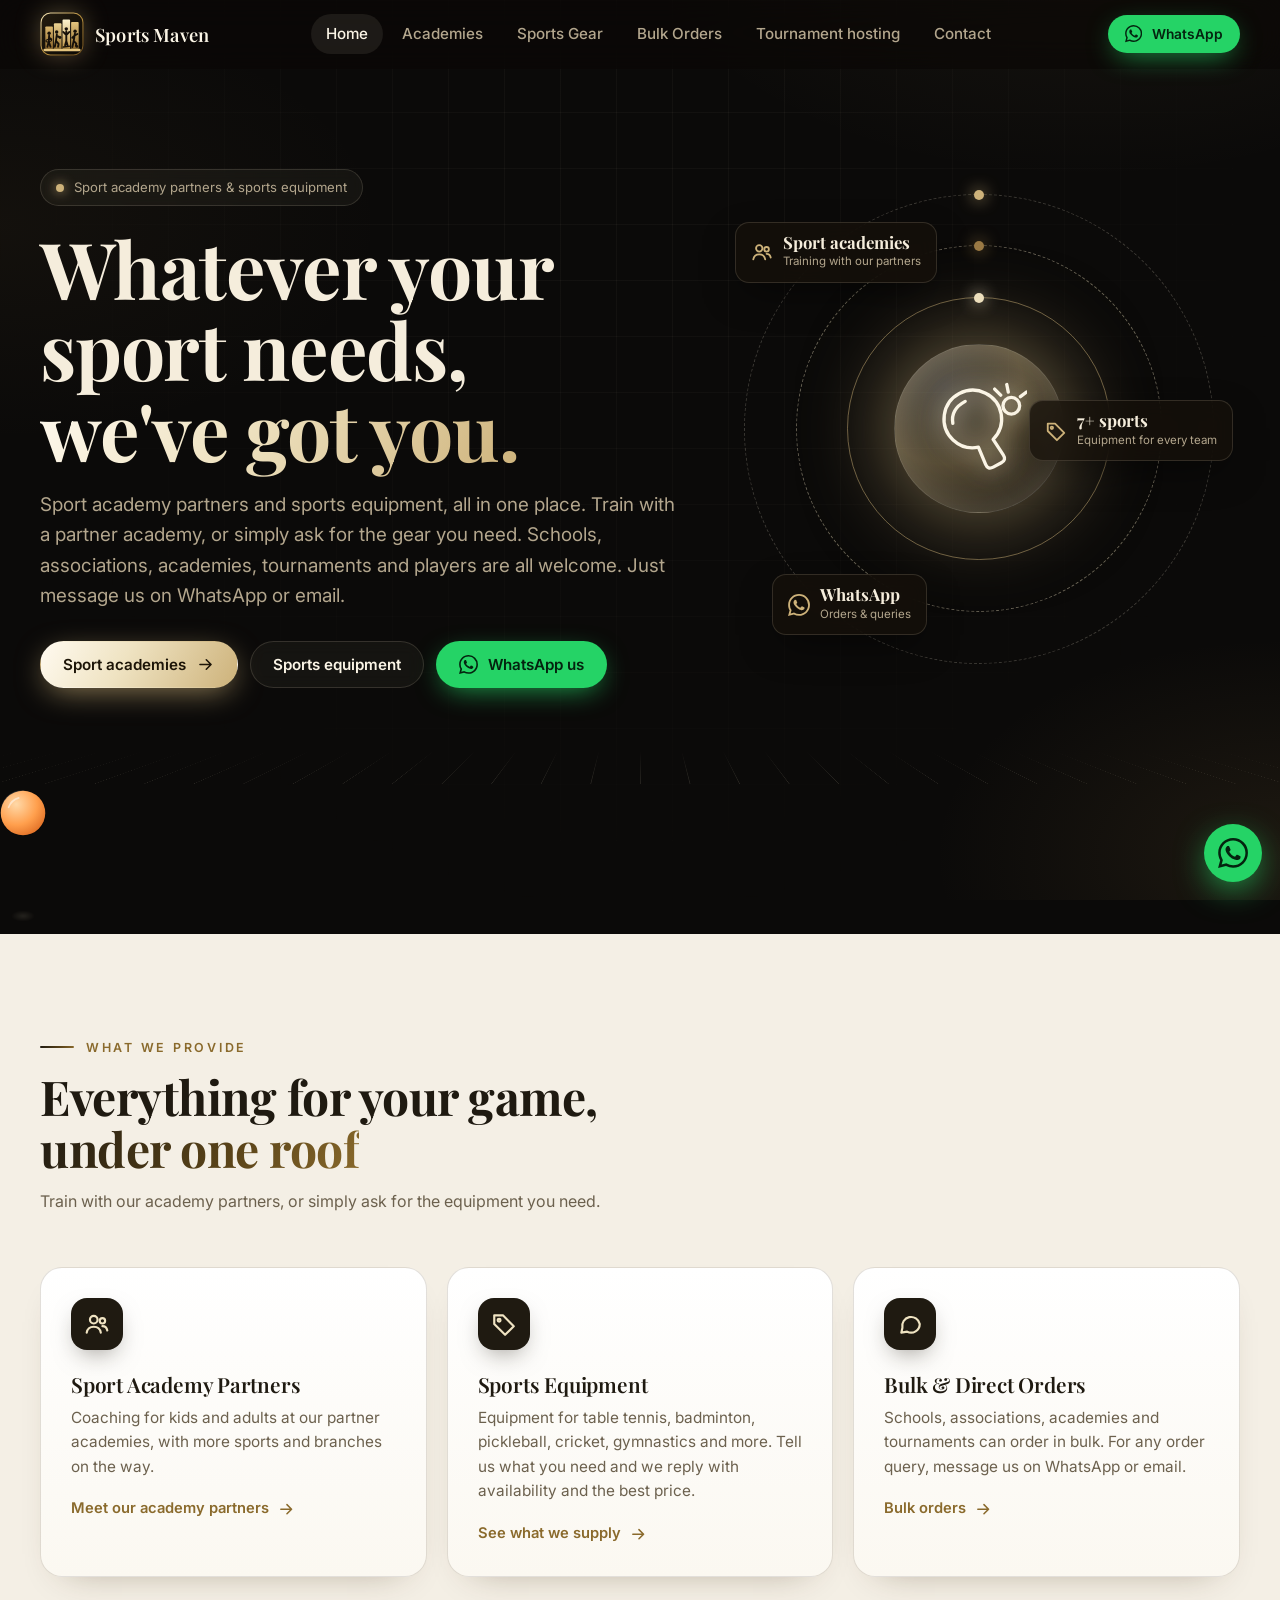
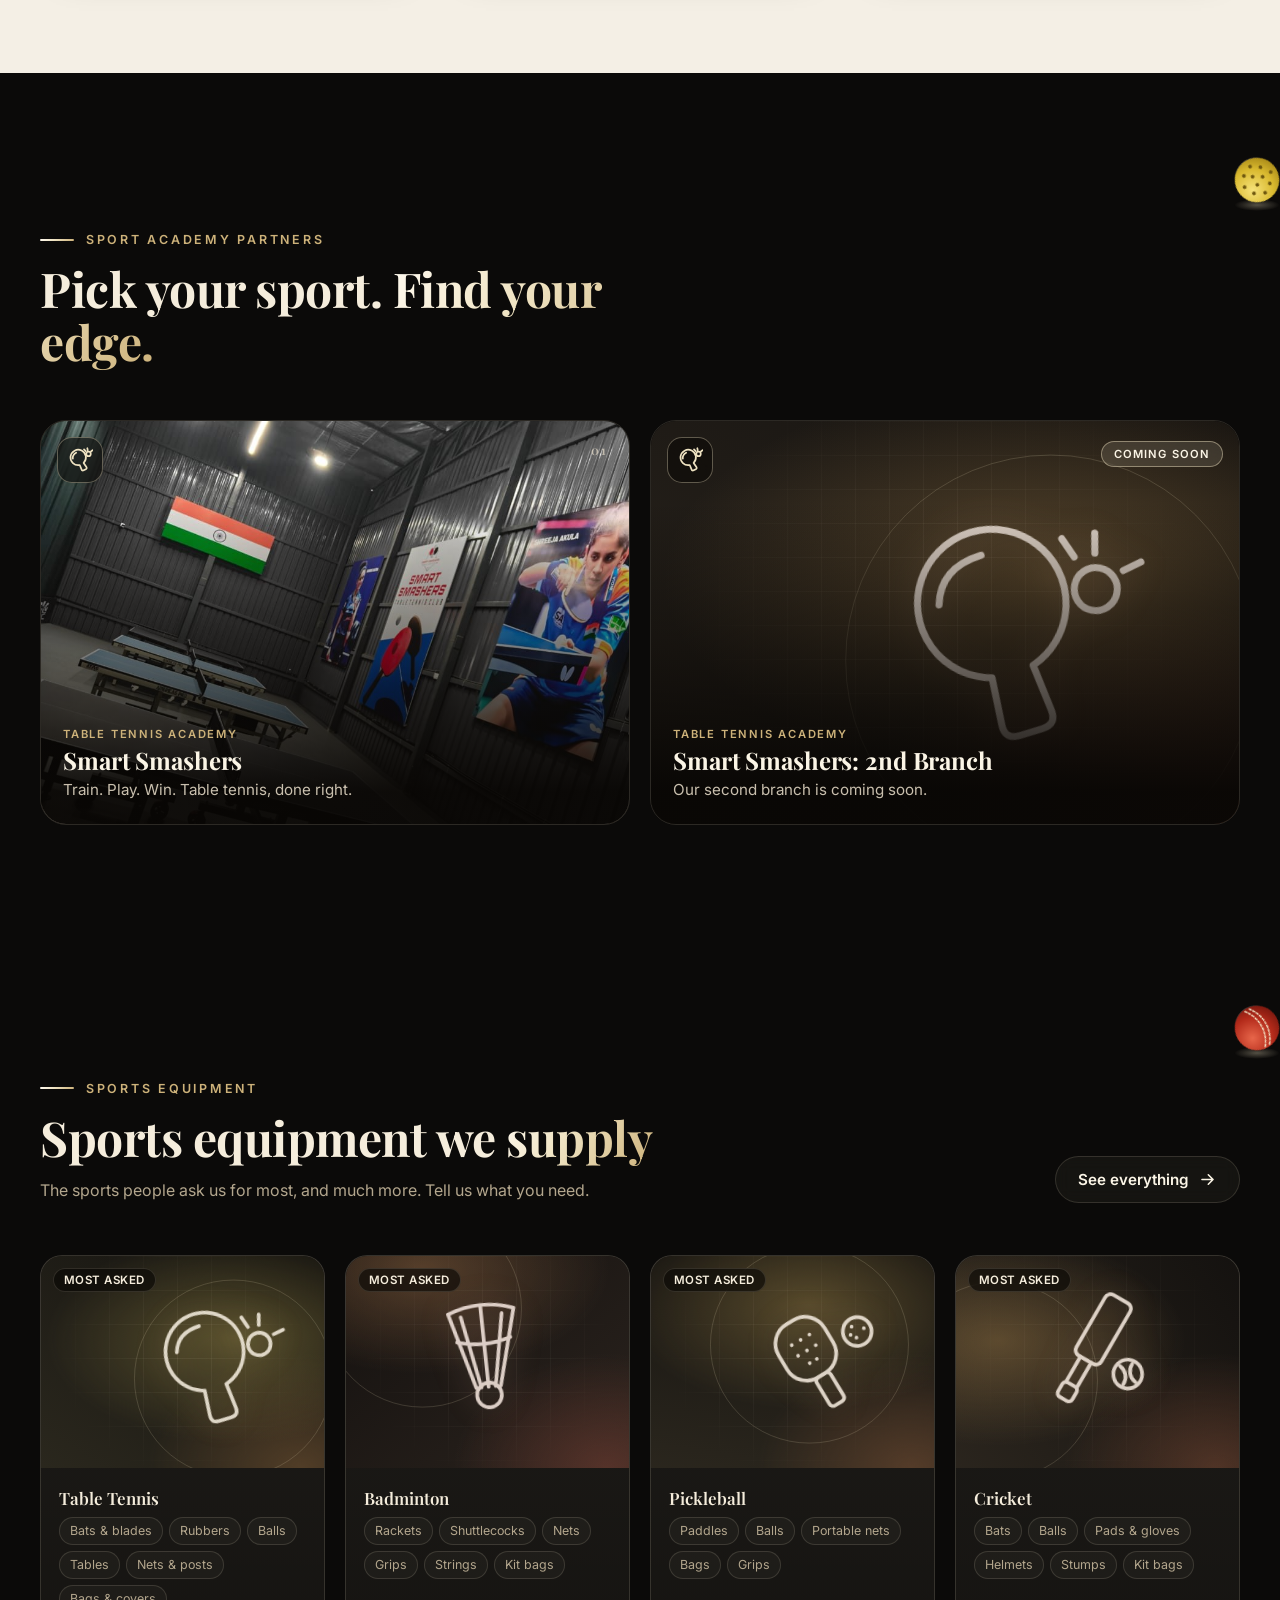
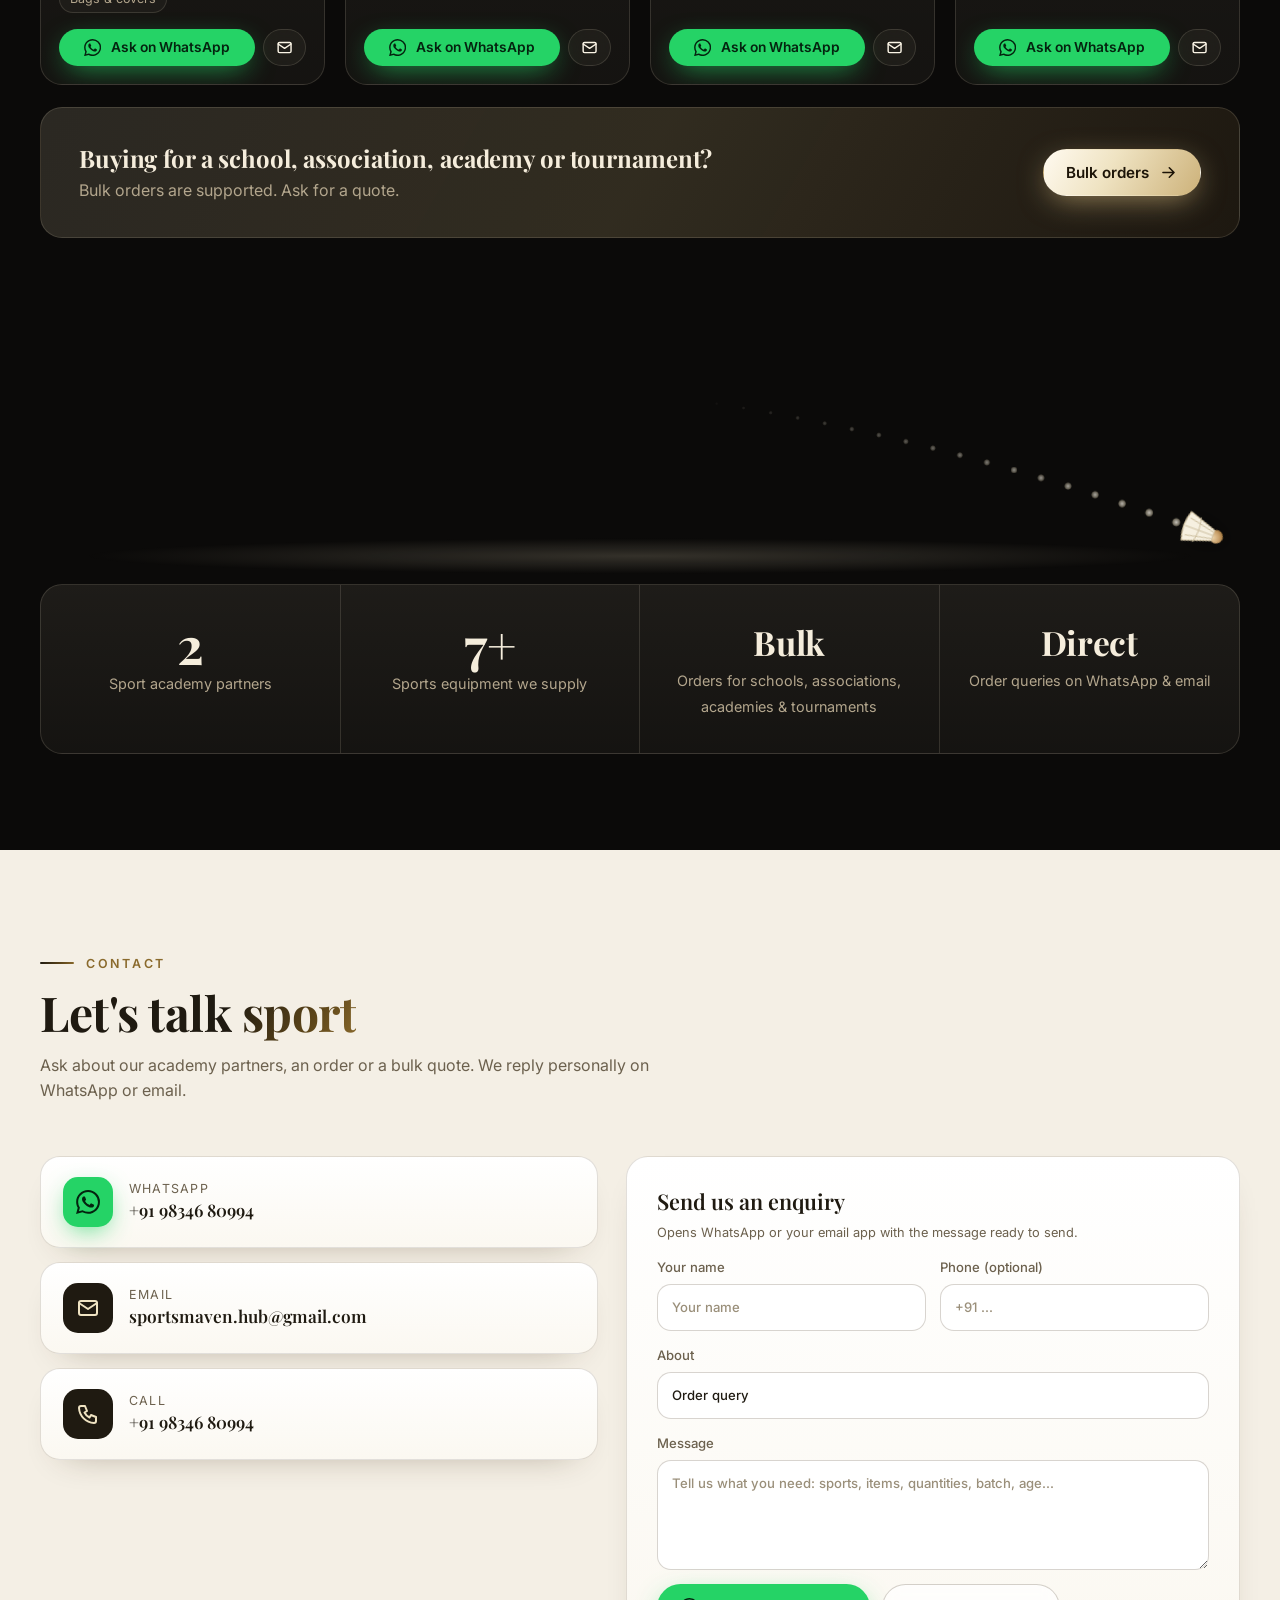
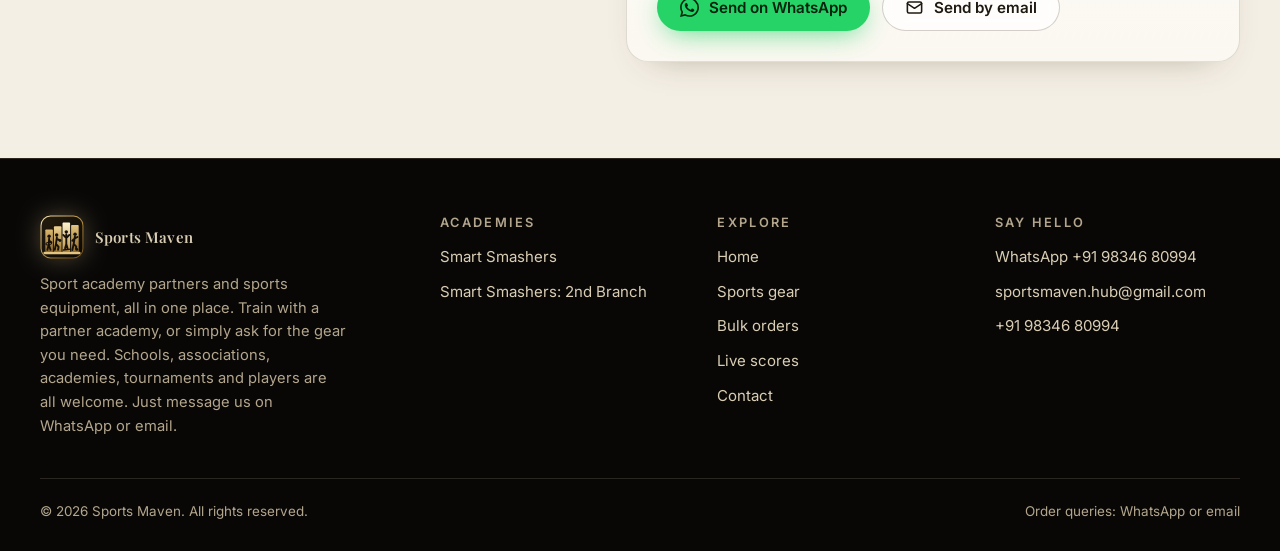
<file: index.html>
<!doctype html>
<html lang="en">
<head>
<meta charset="utf-8">
<meta name="viewport" content="width=device-width, initial-scale=1">
<title>Sports Maven | Sport Academy Partners &amp; Sports Equipment</title>
<meta name="description" content="Sport academy partners and sports equipment for table tennis, badminton, pickleball, cricket, gymnastics and more. Bulk orders for schools, associations, academies and tournaments. Order on WhatsApp or email.">
<meta property="og:type" content="website">
<meta property="og:title" content="Sports Maven | Sport Academy Partners &amp; Sports Equipment">
<meta property="og:description" content="Sport academy partners and sports equipment for table tennis, badminton, pickleball, cricket, gymnastics and more. Bulk orders for schools, associations, academies and tournaments. Order on WhatsApp or email.">
<meta name="theme-color" content="#0b0a09">
<link rel="icon" href="favicon.svg" type="image/svg+xml">
<link rel="icon" href="favicon.ico" sizes="48x48">
<link rel="apple-touch-icon" href="apple-touch-icon.png">
<link rel="preconnect" href="https://fonts.googleapis.com">
<link rel="preconnect" href="https://fonts.gstatic.com" crossorigin>
<link rel="stylesheet" href="https://fonts.googleapis.com/css2?family=Inter:wght@400;500;600&amp;family=Playfair+Display:wght@500;600;700&amp;display=swap">
<link rel="stylesheet" href="assets/css/style.css">
</head>
<body data-page="home">
<header id="site-header"></header>
<main id="main"></main>
<footer id="site-footer"></footer>
<noscript><p style="padding:24px;color:#fff">Please enable JavaScript to view this site. Contact us: WhatsApp +91 98346 80994 or email sportsmaven.hub@gmail.com.</p></noscript>
<script src="assets/js/academies.js"></script>
<script src="assets/js/data.js"></script>
<script src="assets/js/app.js"></script>
</body>
</html>
</file>
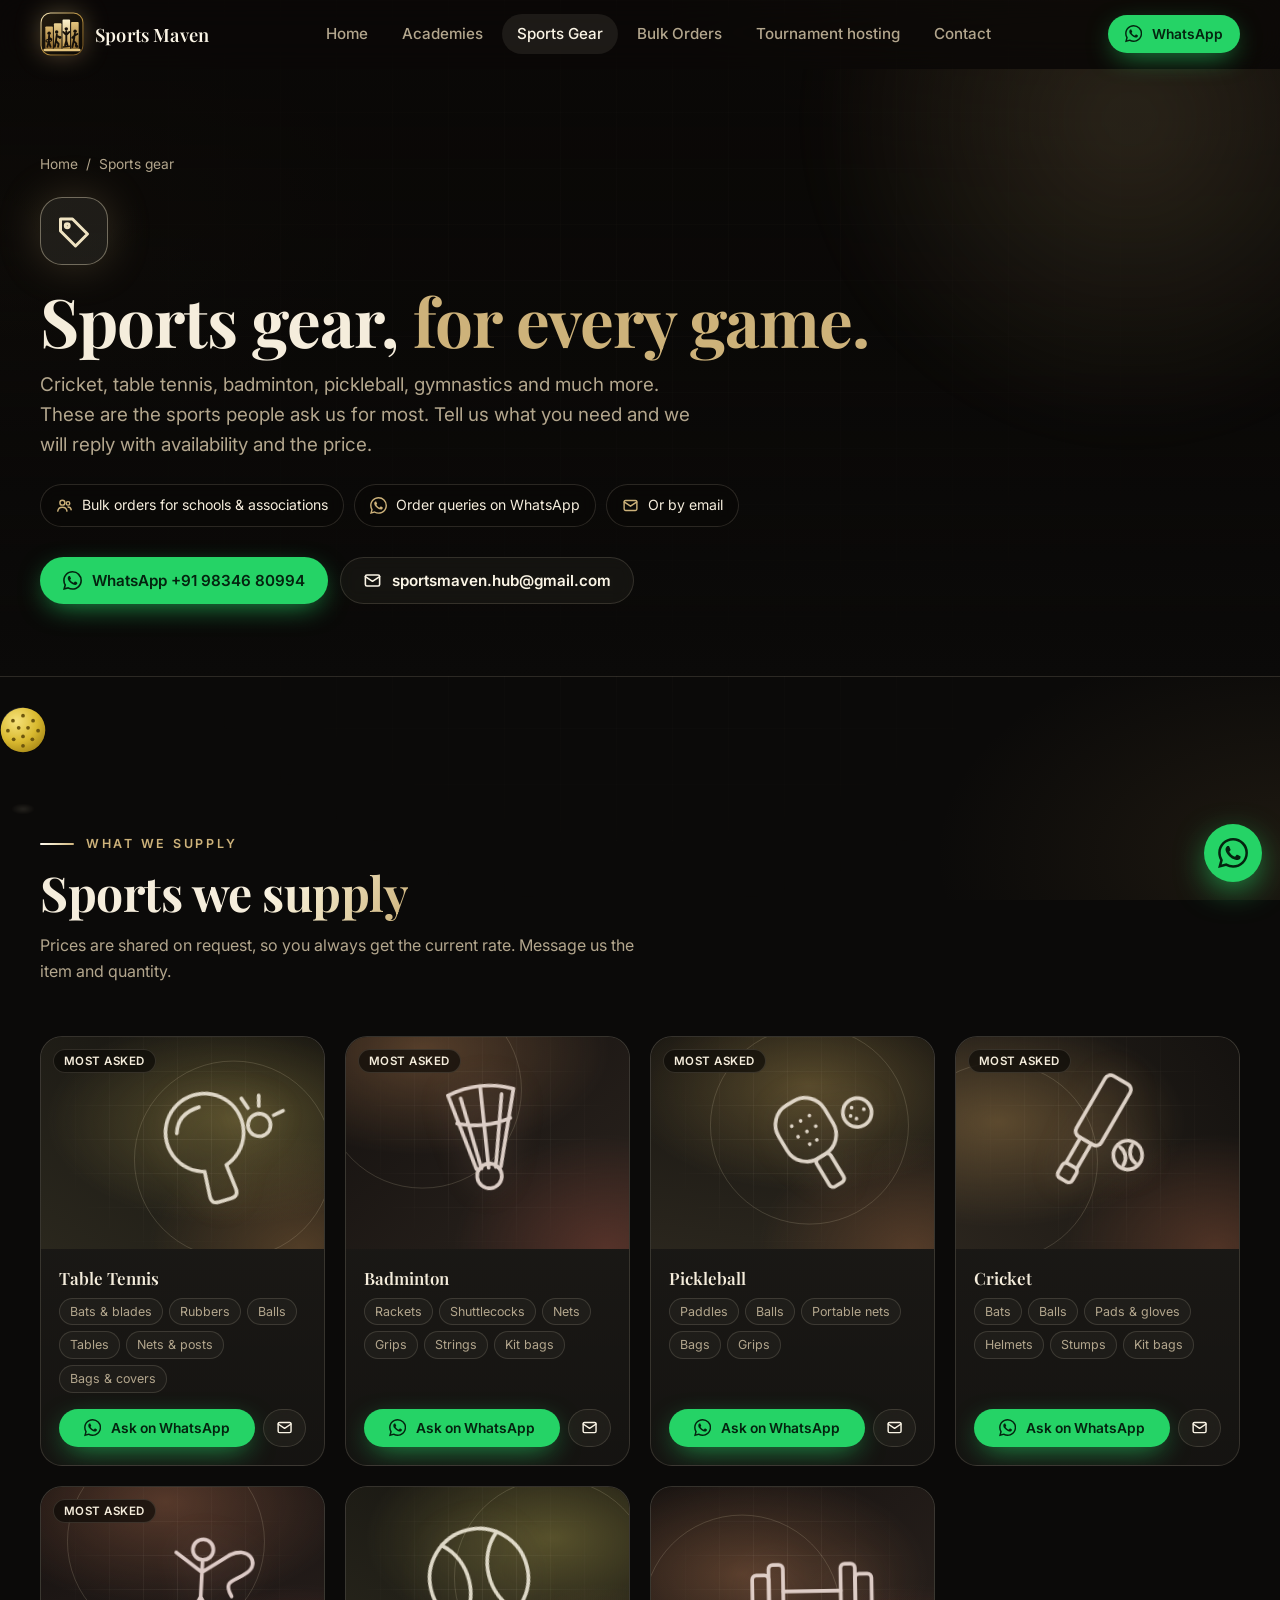
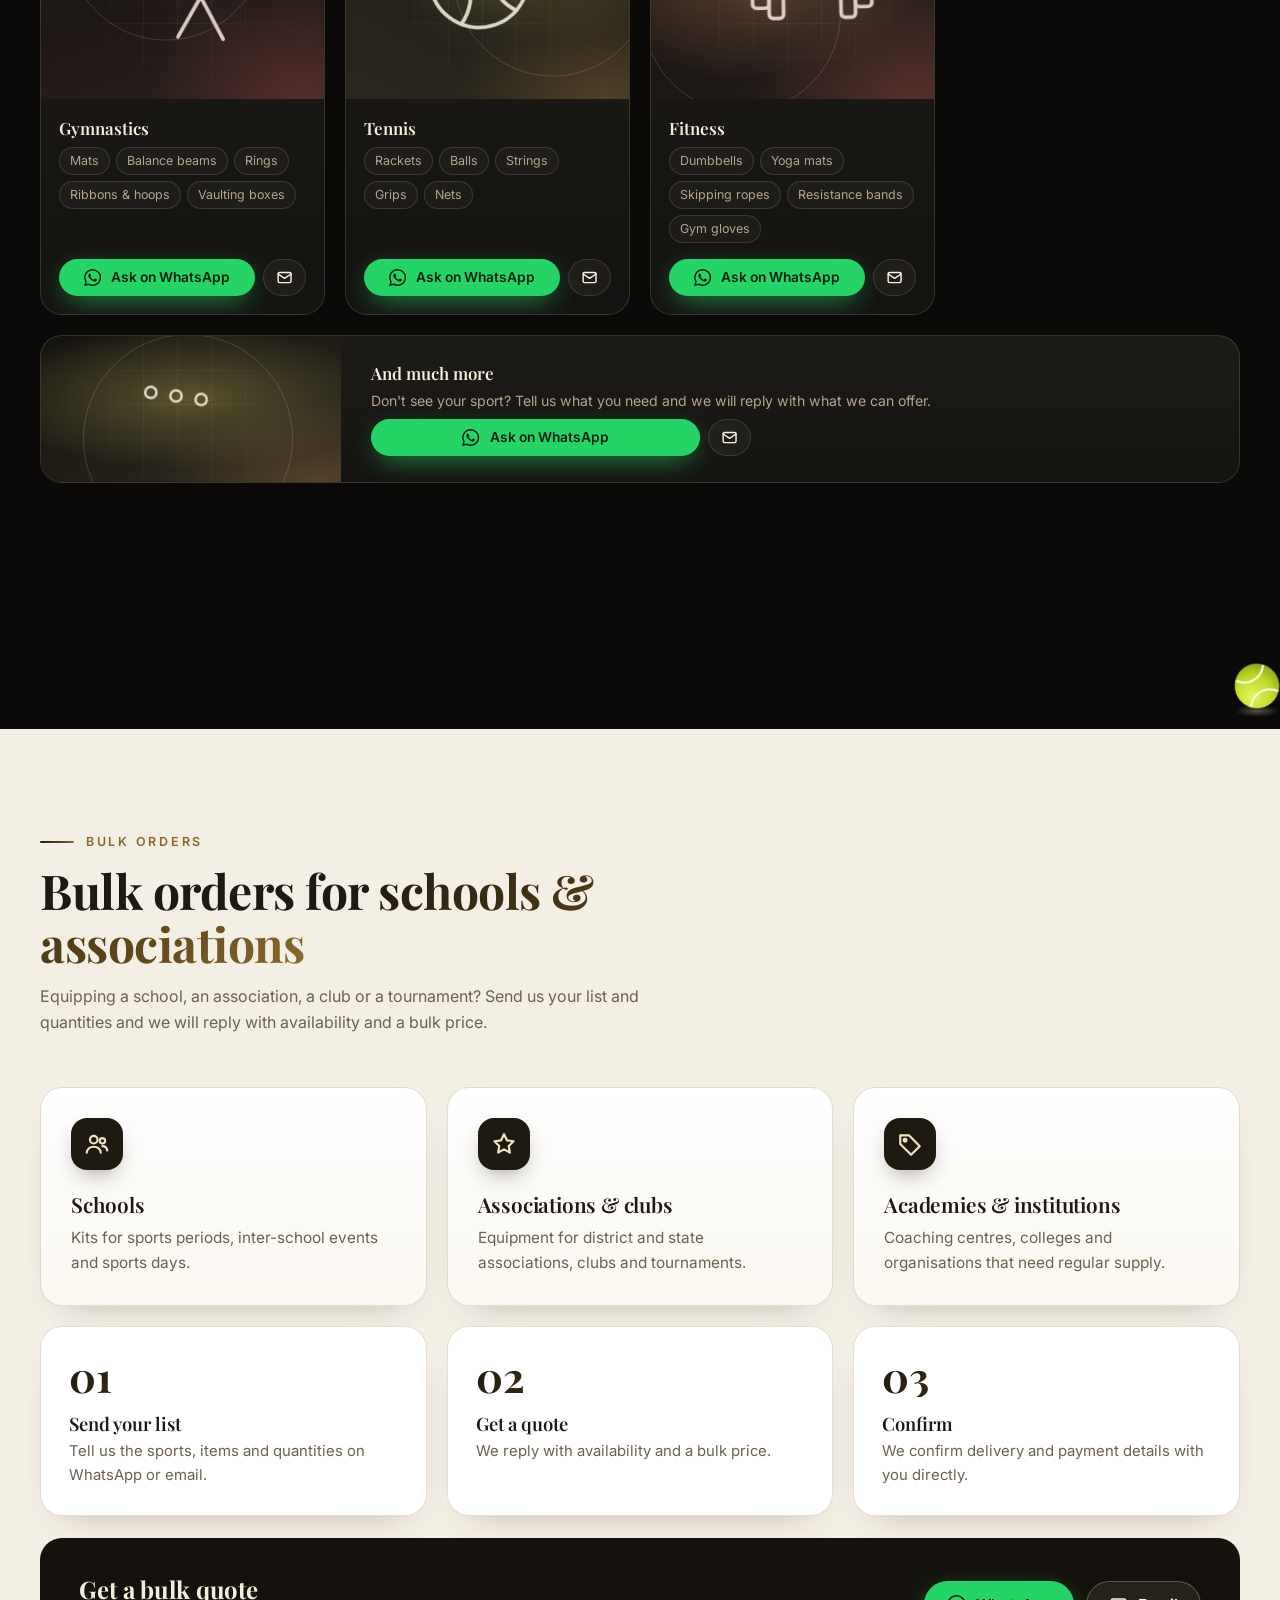
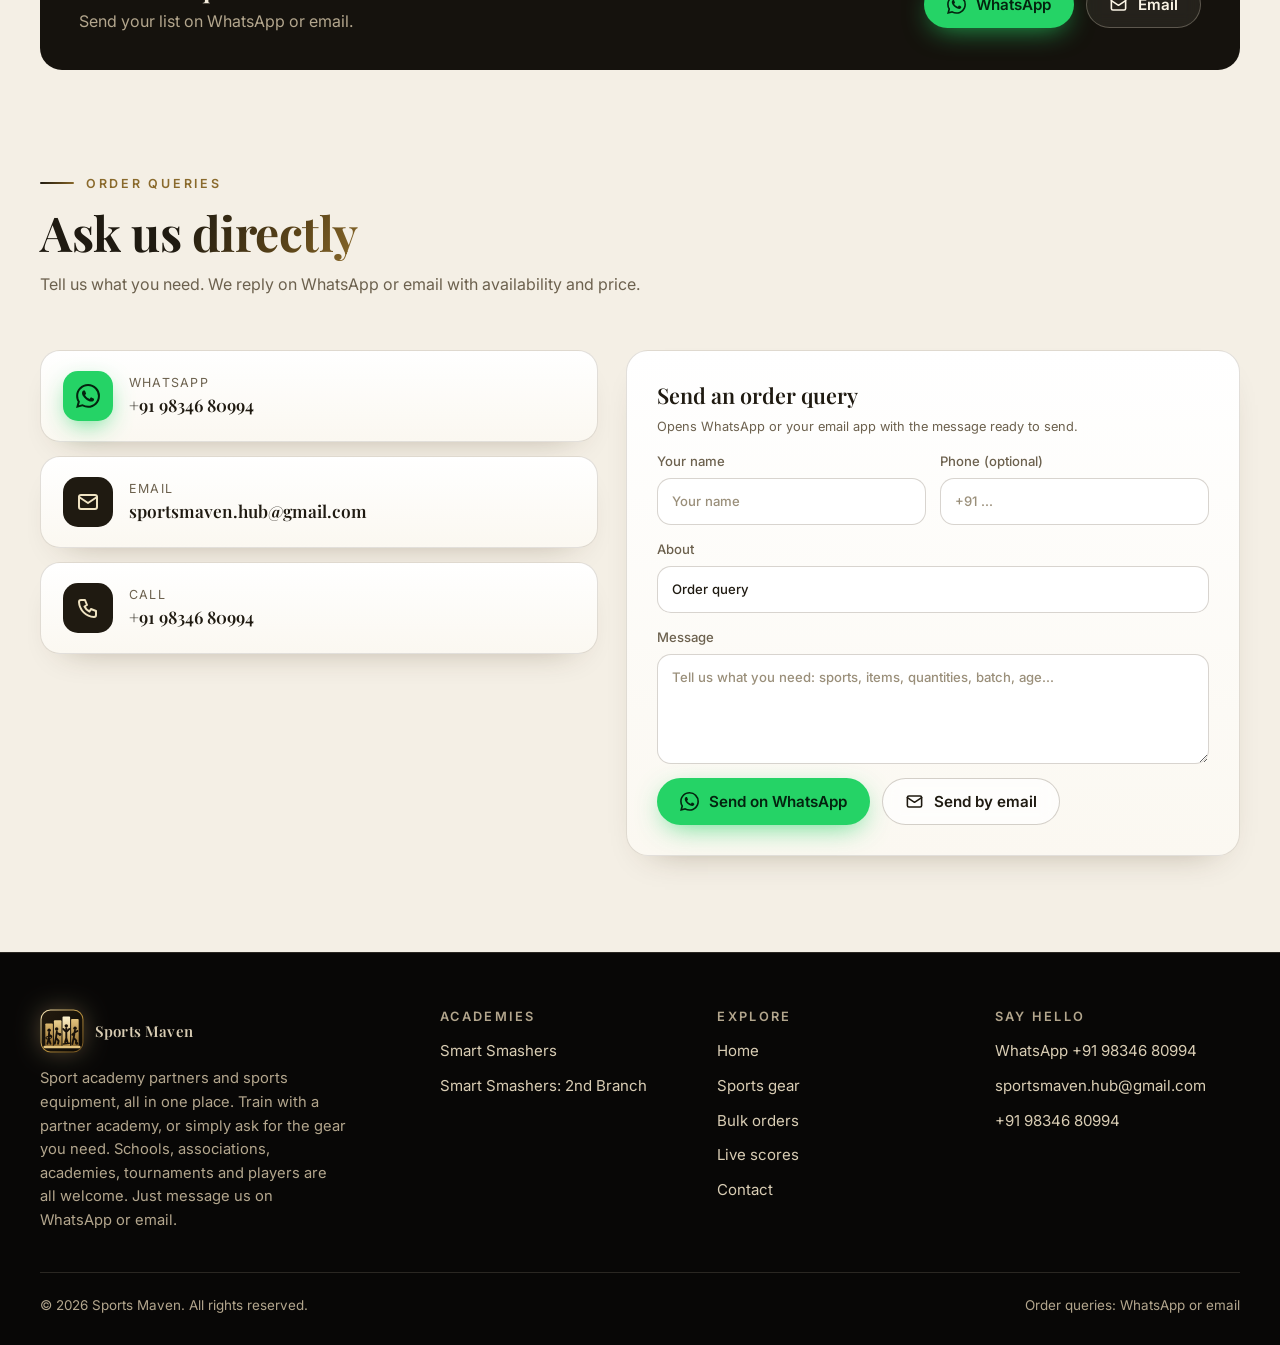
<file: store.html>
<!doctype html>
<html lang="en">
<head>
<meta charset="utf-8">
<meta name="viewport" content="width=device-width, initial-scale=1">
<title>Sports Gear & Bulk Orders | Sports Maven</title>
<meta name="description" content="Sports equipment for cricket, table tennis, badminton, pickleball, gymnastics and more. Bulk orders for schools and associations. Ask for availability and price on WhatsApp or email.">
<meta property="og:type" content="website">
<meta property="og:title" content="Sports Gear & Bulk Orders | Sports Maven">
<meta property="og:description" content="Sports equipment for cricket, table tennis, badminton, pickleball, gymnastics and more. Bulk orders for schools and associations. Ask for availability and price on WhatsApp or email.">
<meta name="theme-color" content="#0b0a09">
<link rel="icon" href="favicon.svg" type="image/svg+xml">
<link rel="icon" href="favicon.ico" sizes="48x48">
<link rel="apple-touch-icon" href="apple-touch-icon.png">
<link rel="preconnect" href="https://fonts.googleapis.com">
<link rel="preconnect" href="https://fonts.gstatic.com" crossorigin>
<link rel="stylesheet" href="https://fonts.googleapis.com/css2?family=Inter:wght@400;500;600&amp;family=Playfair+Display:wght@500;600;700&amp;display=swap">
<link rel="stylesheet" href="assets/css/style.css">
</head>
<body data-page="store">
<header id="site-header"></header>
<main id="main"></main>
<footer id="site-footer"></footer>
<noscript><p style="padding:24px;color:#fff">Please enable JavaScript to view this page. Contact us: WhatsApp +91 98346 80994 or email sportsmaven.hub@gmail.com.</p></noscript>
<script src="assets/js/academies.js"></script>
<script src="assets/js/data.js"></script>
<script src="assets/js/app.js"></script>
</body>
</html>
</file>
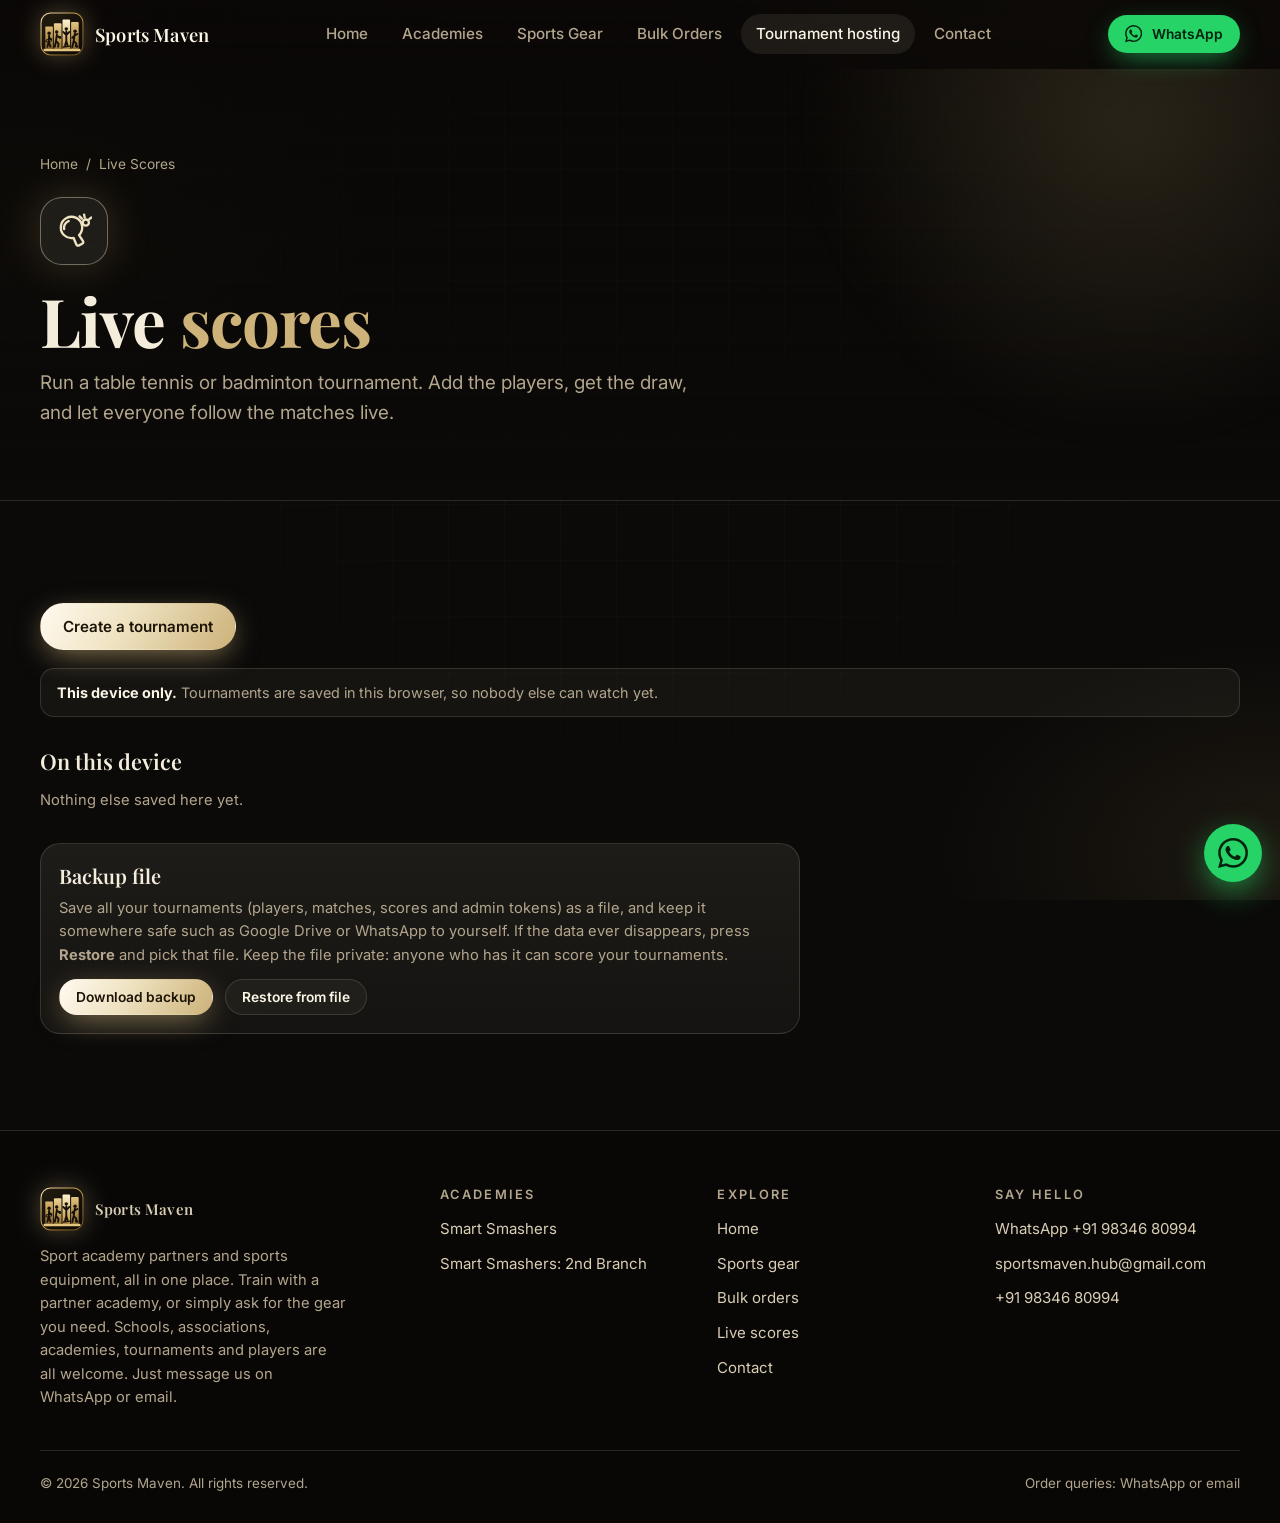
<file: tournament.html>
<!doctype html>
<html lang="en">
<head>
<meta charset="utf-8">
<meta name="viewport" content="width=device-width, initial-scale=1">
<title>Live Scores &amp; Tournaments | Sports Maven</title>
<meta name="description" content="Run a table tennis or badminton tournament: add the players, get the draw and follow the scores live.">
<meta property="og:type" content="website">
<meta property="og:title" content="Live Scores &amp; Tournaments | Sports Maven">
<meta property="og:description" content="Table tennis and badminton tournaments with live scoring. Follow every match as it happens.">
<meta name="theme-color" content="#0b0a09">
<link rel="icon" href="favicon.svg" type="image/svg+xml">
<link rel="icon" href="favicon.ico" sizes="48x48">
<link rel="apple-touch-icon" href="apple-touch-icon.png">
<link rel="preconnect" href="https://fonts.googleapis.com">
<link rel="preconnect" href="https://fonts.gstatic.com" crossorigin>
<link rel="stylesheet" href="https://fonts.googleapis.com/css2?family=Inter:wght@400;500;600&amp;family=Playfair+Display:wght@500;600;700&amp;display=swap">
<link rel="stylesheet" href="assets/css/style.css">
</head>
<body data-page="tournament">
<header id="site-header"></header>
<main id="main"></main>
<footer id="site-footer"></footer>
<noscript><p style="padding:24px;color:#fff">Please enable JavaScript to use live scores.</p></noscript>
<script src="assets/js/academies.js"></script>
<script src="assets/js/data.js"></script>
<script src="assets/js/live-config.js"></script>
<script src="assets/js/app.js"></script>
<script src="assets/js/tournament.js"></script>
</body>
</html>
</file>
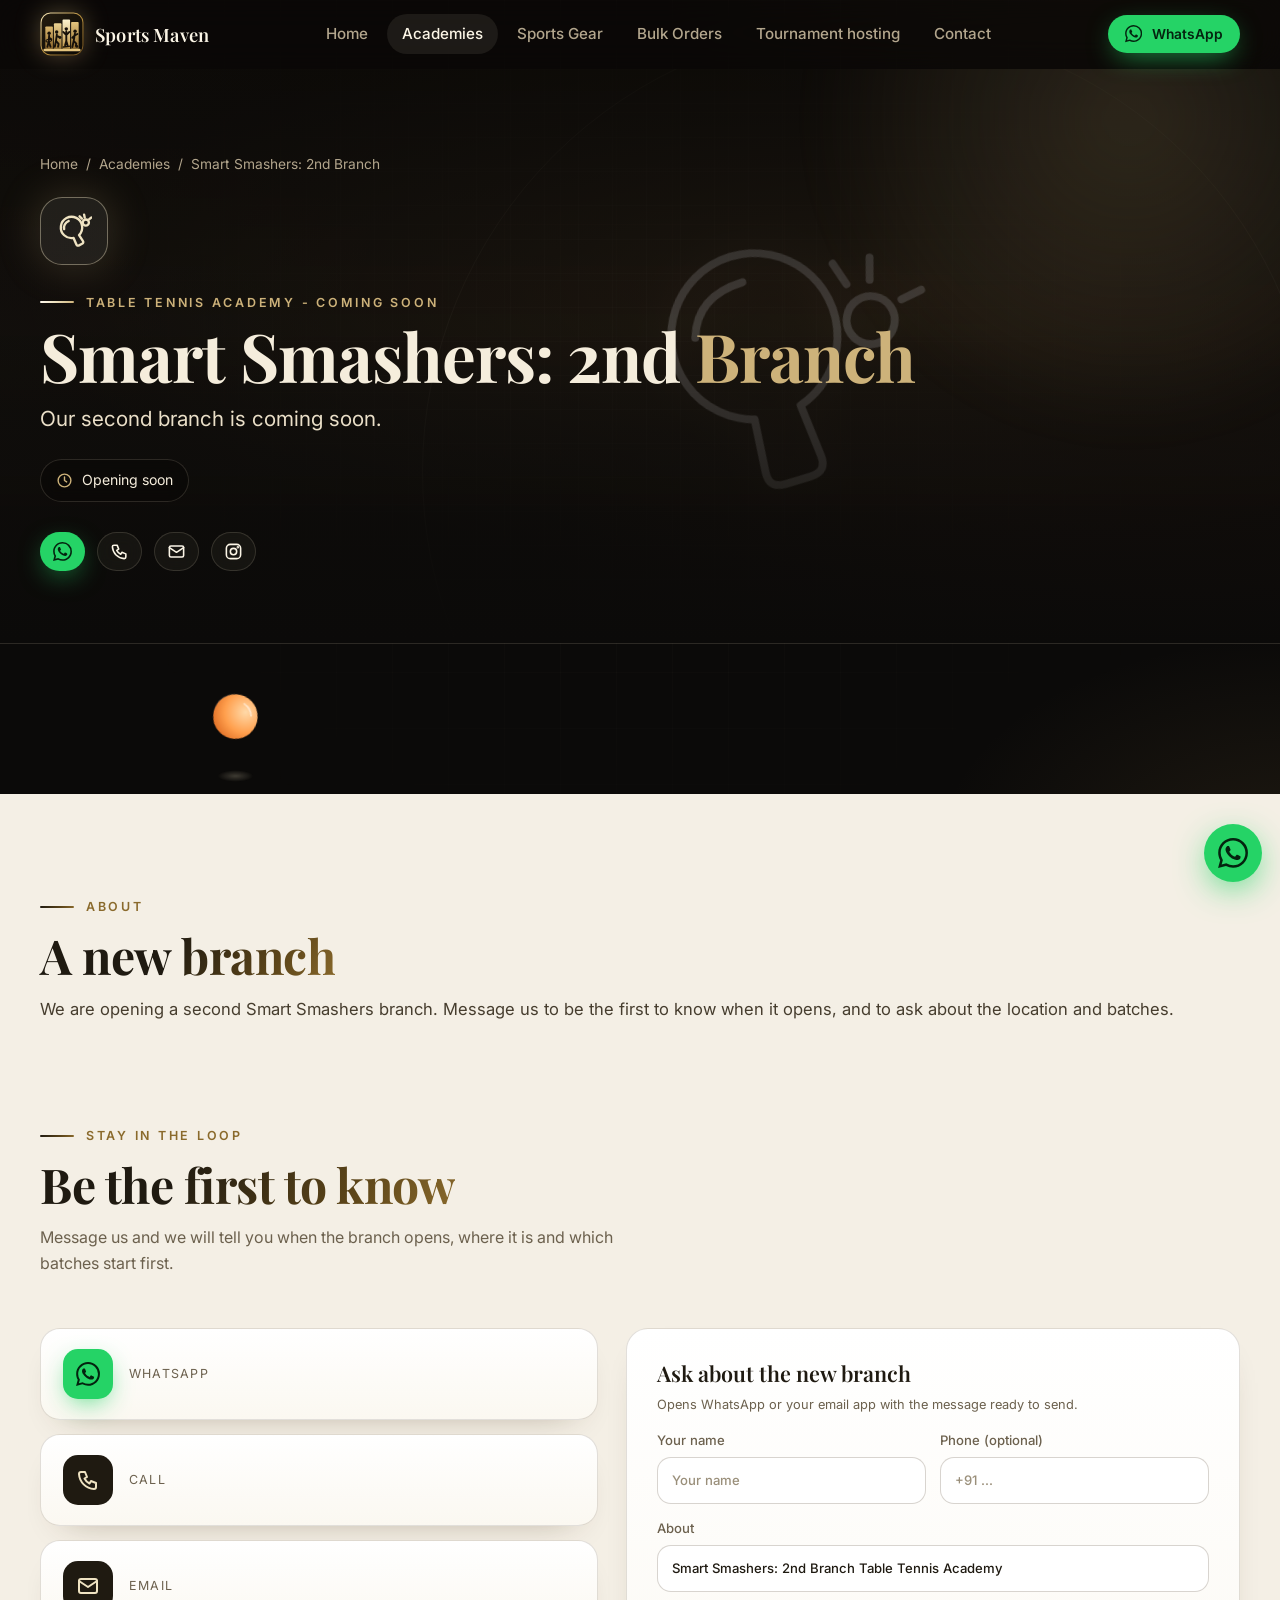
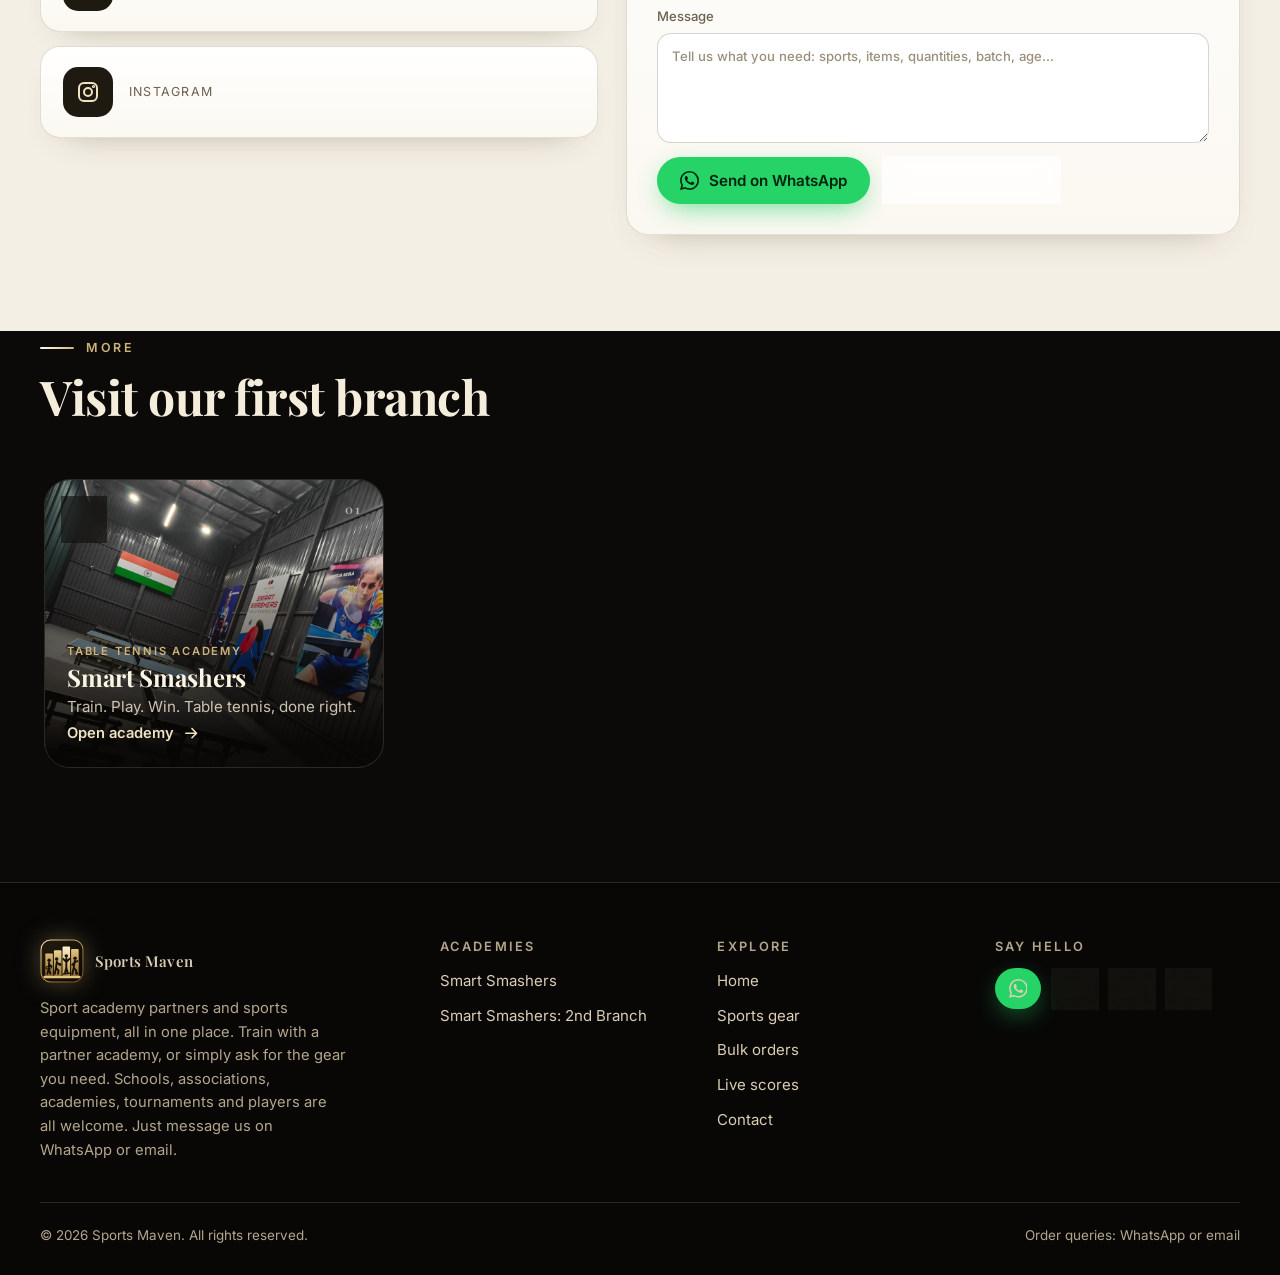
<file: academies/smart-smashers-branch-2.html>
<!doctype html>
<html lang="en">
<head>
<meta charset="utf-8">
<meta name="viewport" content="width=device-width, initial-scale=1">
<title>Smart Smashers: 2nd Branch Table Tennis Academy | Sports Maven</title>
<meta name="description" content="Our second branch is coming soon. We are opening a second Smart Smashers branch. Message us to be the first to know when it opens, and to ask about the location and batches.">
<meta property="og:type" content="website">
<meta property="og:title" content="Smart Smashers: 2nd Branch Table Tennis Academy | Sports Maven">
<meta property="og:description" content="Our second branch is coming soon. We are opening a second Smart Smashers branch. Message us to be the first to know when it opens, and to ask about the location and batches.">
<meta name="theme-color" content="#0b0a09">
<link rel="icon" href="../favicon.svg" type="image/svg+xml">
<link rel="icon" href="../favicon.ico" sizes="48x48">
<link rel="apple-touch-icon" href="../apple-touch-icon.png">
<link rel="preconnect" href="https://fonts.googleapis.com">
<link rel="preconnect" href="https://fonts.gstatic.com" crossorigin>
<link rel="stylesheet" href="https://fonts.googleapis.com/css2?family=Inter:wght@400;500;600&amp;family=Playfair+Display:wght@500;600;700&amp;display=swap">
<link rel="stylesheet" href="../assets/css/style.css">
</head>
<body data-page="academy" data-academy="smart-smashers-branch-2" data-root="..">
<header id="site-header"></header>
<main id="main"></main>
<footer id="site-footer"></footer>
<noscript><p style="padding:24px;color:#fff">Please enable JavaScript to view this page. Contact us on <a style="color:#fff" href="https://wa.me/919028988648">WhatsApp</a> or <a style="color:#fff" href="mailto:sportsmaven.hub@gmail.com">email</a>.</p></noscript>
<script src="../assets/js/academies.js"></script>
<script src="../assets/js/data.js"></script>
<script src="../assets/js/app.js"></script>
</body>
</html>
</file>
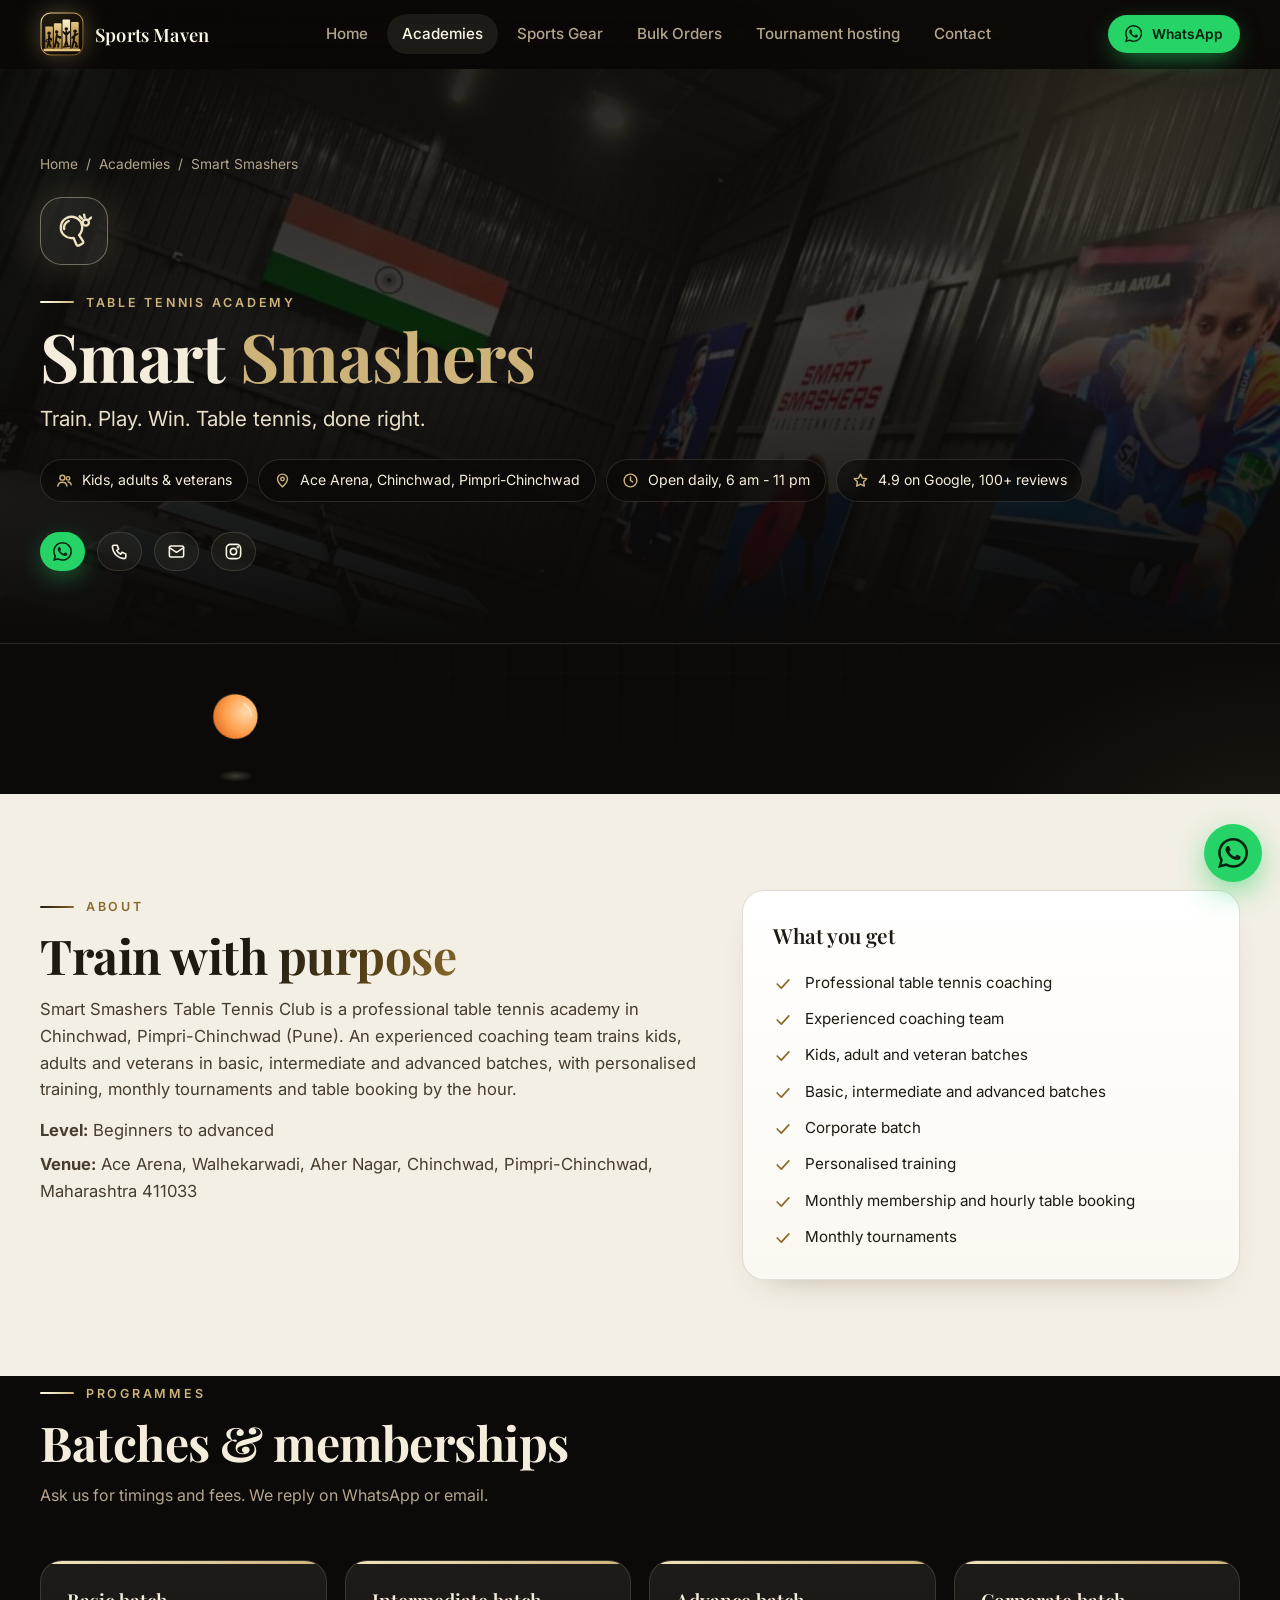
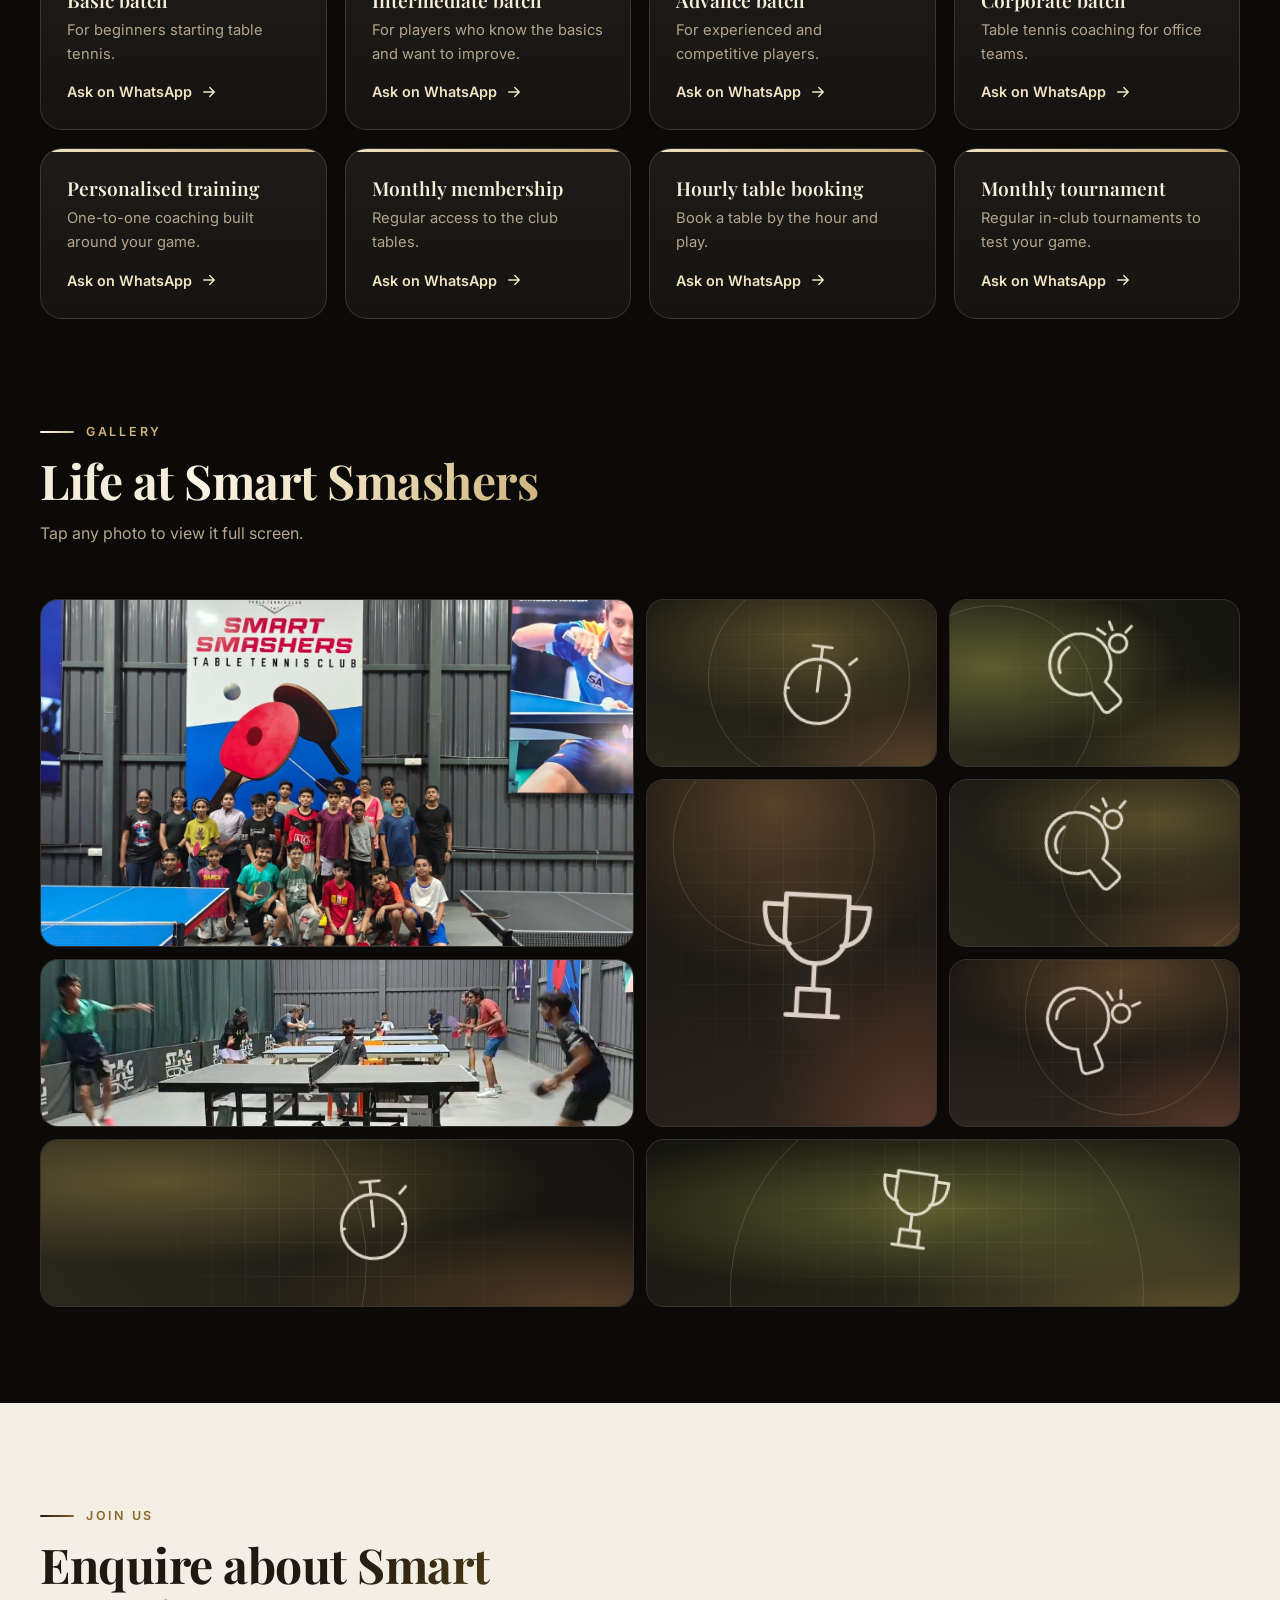
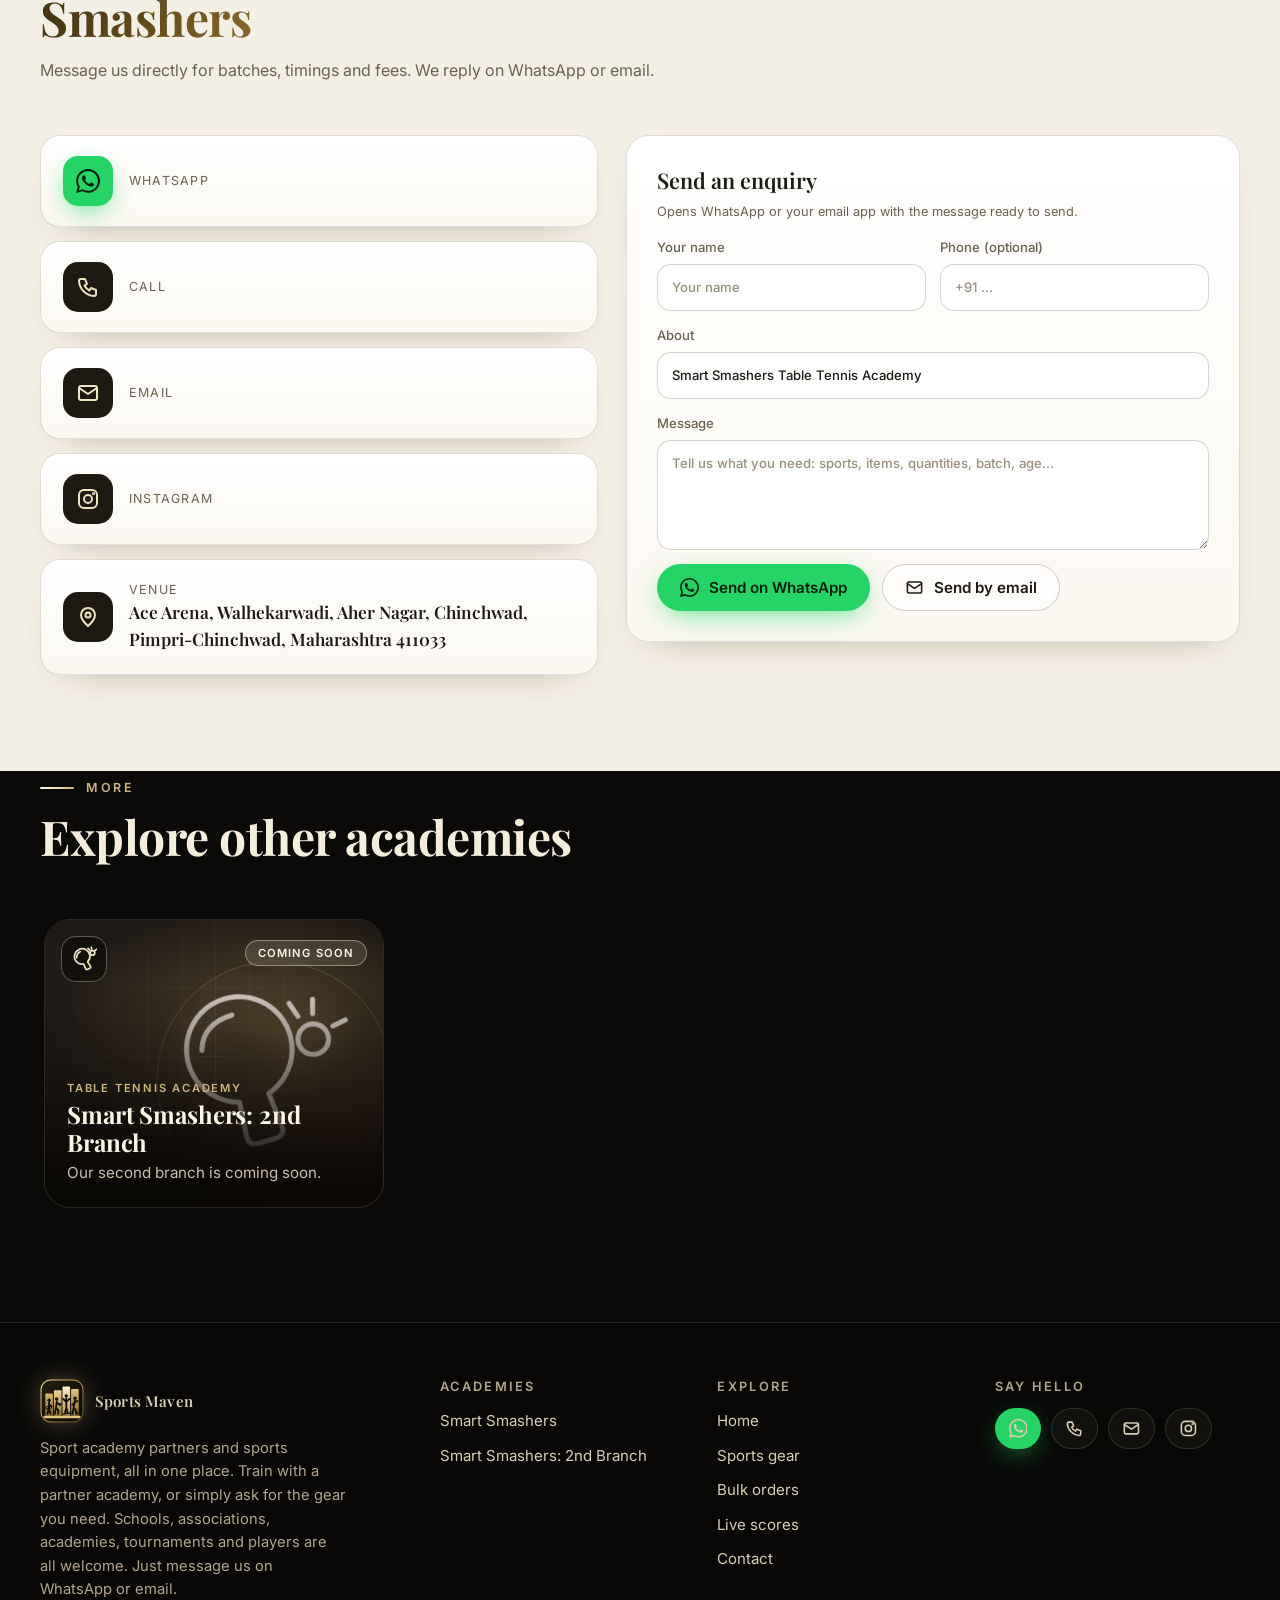
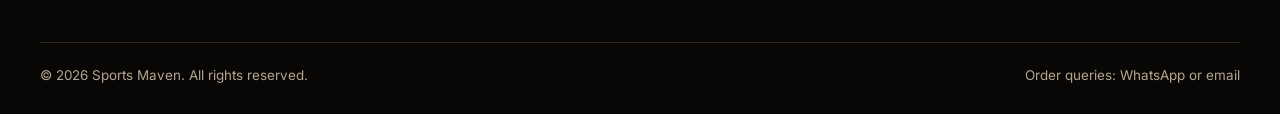
<file: academies/smart-smashers.html>
<!doctype html>
<html lang="en">
<head>
<meta charset="utf-8">
<meta name="viewport" content="width=device-width, initial-scale=1">
<title>Smart Smashers Table Tennis Academy | Sports Maven</title>
<meta name="description" content="Train. Play. Win. Table tennis, done right. Smart Smashers Table Tennis Club is a professional table tennis academy in Chinchwad, Pimpri-Chinchwad (Pune). An experienced coaching team trains kids, adults and veterans in basic, intermediate and advanced batches, with personalised training, monthly tournaments and table booking by the hour.">
<meta property="og:type" content="website">
<meta property="og:title" content="Smart Smashers Table Tennis Academy | Sports Maven">
<meta property="og:description" content="Train. Play. Win. Table tennis, done right. Smart Smashers Table Tennis Club is a professional table tennis academy in Chinchwad, Pimpri-Chinchwad (Pune). An experienced coaching team trains kids, adults and veterans in basic, intermediate and advanced batches, with personalised training, monthly tournaments and table booking by the hour.">
<meta name="theme-color" content="#0b0a09">
<link rel="icon" href="../favicon.svg" type="image/svg+xml">
<link rel="icon" href="../favicon.ico" sizes="48x48">
<link rel="apple-touch-icon" href="../apple-touch-icon.png">
<link rel="preconnect" href="https://fonts.googleapis.com">
<link rel="preconnect" href="https://fonts.gstatic.com" crossorigin>
<link rel="stylesheet" href="https://fonts.googleapis.com/css2?family=Inter:wght@400;500;600&amp;family=Playfair+Display:wght@500;600;700&amp;display=swap">
<link rel="stylesheet" href="../assets/css/style.css">
</head>
<body data-page="academy" data-academy="smart-smashers" data-root="..">
<header id="site-header"></header>
<main id="main"></main>
<footer id="site-footer"></footer>
<noscript><p style="padding:24px;color:#fff">Please enable JavaScript to view this page. Contact us on <a style="color:#fff" href="https://wa.me/919028988648">WhatsApp</a> or <a style="color:#fff" href="mailto:sportsmaven.hub@gmail.com">email</a>.</p></noscript>
<script src="../assets/js/academies.js"></script>
<script src="../assets/js/data.js"></script>
<script src="../assets/js/app.js"></script>
</body>
</html>
</file>
<file: assets/css/style.css>
/* ==========================================================================
   Apex Arena - futuristic sports hub
   Dark glass UI, neon accents, no framework, no build step.
   ========================================================================== */
:root {
  --bg: #0b0a09;
  --card: rgba(255, 240, 210, .045);
  --card-2: rgba(255, 240, 210, .08);
  --line: rgba(245, 232, 205, .14);
  --text: #f5eddc;
  --muted: #b3a68d;
  --gold: #cdb27a;
  --gold-hi: #efe3c2;
  --bronze: #9b7a45;
  --ivory: #fbf5e6;
  --cream: #f3eee4;
  --wa: #25d366;
  --grad: linear-gradient(120deg, #fffaf0, var(--gold-hi) 42%, var(--gold));
  --radius: 22px;
  --max: 1200px;
  --h: 200;
  --head: 'Playfair Display', Georgia, 'Times New Roman', serif;
  --body: 'Inter', system-ui, -apple-system, 'Segoe UI', Roboto, sans-serif;
  color-scheme: dark;
}

*, *::before, *::after { box-sizing: border-box; margin: 0; }
html { scroll-behavior: smooth; scroll-padding-top: 84px; -webkit-text-size-adjust: 100%; }
body {
  font-family: var(--body); color: var(--text); background: var(--bg);
  line-height: 1.6; -webkit-font-smoothing: antialiased; font-variant-numeric: lining-nums; overflow-x: hidden; min-height: 100vh;
}
body::before {
  content: ''; position: fixed; inset: 0; z-index: -3;
  background:
    radial-gradient(60% 50% at 85% -10%, rgba(205, 178, 122, .07), transparent 60%),
    radial-gradient(50% 40% at 0% 25%, rgba(155, 122, 69, .06), transparent 60%),
    radial-gradient(45% 40% at 100% 95%, rgba(155, 122, 69, .13), transparent 60%),
    var(--bg);
}
body::after {
  content: ''; position: fixed; inset: 0; z-index: -2; pointer-events: none;
  background-image: linear-gradient(rgba(255, 244, 222, .035) 1px, transparent 1px), linear-gradient(90deg, rgba(255, 244, 222, .035) 1px, transparent 1px);
  background-size: 56px 56px;
  -webkit-mask-image: radial-gradient(ellipse at 50% 15%, #000 15%, transparent 75%);
  mask-image: radial-gradient(ellipse at 50% 15%, #000 15%, transparent 75%);
}
.cursor-glow {
  position: fixed; left: 0; top: 0; width: 520px; height: 520px; margin: -260px 0 0 -260px; z-index: -1; pointer-events: none;
  background: radial-gradient(circle, rgba(239, 227, 194, .09), transparent 62%); opacity: 0; transition: opacity .4s; will-change: transform;
}
a { color: inherit; }
img, svg { display: block; max-width: 100%; }
button { font: inherit; color: inherit; }
:focus-visible { outline: 2px solid var(--gold); outline-offset: 3px; border-radius: 6px; }
.wrap { width: min(var(--max), 100% - 40px); margin-inline: auto; }
.grad { background: var(--grad); -webkit-background-clip: text; background-clip: text; color: transparent; }
.sr { position: absolute; width: 1px; height: 1px; overflow: hidden; clip: rect(0 0 0 0); white-space: nowrap; }

/* ---------- icons ---------- */
.ico { width: 1.25em; height: 1.25em; fill: none; stroke: currentColor; stroke-width: 2; stroke-linecap: round; stroke-linejoin: round; flex: none; }
.ico.fill { fill: currentColor; stroke: none; }
.ico.sp { stroke-width: 4.2; }

/* ---------- buttons ---------- */
.btn {
  display: inline-flex; align-items: center; justify-content: center; gap: 10px; padding: 13px 22px; border-radius: 99px;
  font: 600 .95rem var(--body); color: var(--ivory); text-decoration: none; border: 1px solid transparent; cursor: pointer;
  transition: transform .2s, box-shadow .25s, background .25s, border-color .25s;
}
.btn:hover { transform: translateY(-2px); }
.btn-primary { background: var(--grad); box-shadow: 0 8px 30px -6px rgba(205, 178, 122, .7); }
.btn-primary:hover { box-shadow: 0 12px 40px -6px rgba(239, 227, 194, .65); }
.btn-ghost { background: var(--card); border-color: var(--line); backdrop-filter: blur(8px); }
.btn-ghost:hover { background: var(--card-2); border-color: rgba(255, 244, 222, .25); }
.btn-wa { background: var(--wa); color: #04230f; box-shadow: 0 8px 28px -8px rgba(37, 211, 102, .8); }
.btn-sm { padding: 9px 16px; font-size: .86rem; }
.btn-icon { padding: 9px 12px; }

/* ---------- header ---------- */
.hdr { position: sticky; top: 0; z-index: 50; backdrop-filter: blur(16px) saturate(1.4); background: rgba(10, 8, 6, .62); border-bottom: 1px solid transparent; transition: border-color .3s, background .3s; }
.hdr.scrolled { border-color: var(--line); background: rgba(10, 8, 6, .82); }
.hdr .wrap { display: flex; align-items: center; justify-content: space-between; height: 68px; gap: 16px; }
.logo { display: flex; align-items: center; gap: 11px; font: 700 1.15rem var(--head); letter-spacing: .01em; color: var(--ivory); text-decoration: none; }
.logo i { width: 44px; height: 44px; flex: none; display: block; filter: drop-shadow(0 0 12px rgba(205, 178, 122, .35)); }
.logo i img { width: 100%; height: 100%; display: block; }
.hdr nav ul { display: flex; gap: 4px; list-style: none; padding: 0; }
.hdr nav a { display: block; padding: 8px 15px; border-radius: 99px; color: var(--muted); text-decoration: none; font-weight: 500; font-size: .95rem; transition: color .2s, background .2s; }
.hdr nav a:hover, .hdr nav a.on { color: var(--ivory); background: var(--card-2); }
.hdr-cta { display: flex; align-items: center; gap: 10px; }
.menu-btn { display: none; width: 42px; height: 42px; border-radius: 12px; border: 1px solid var(--line); background: var(--card); place-items: center; cursor: pointer; }
.menu-btn .ico { width: 22px; height: 22px; }

/* ---------- hero ---------- */
.hero { position: relative; padding: clamp(48px, 8vw, 100px) 0 clamp(56px, 8vw, 96px); overflow: hidden; isolation: isolate; }
.hero .wrap { display: grid; grid-template-columns: 1.1fr .9fr; gap: 40px; align-items: center; }
.badge { display: inline-flex; gap: 10px; align-items: center; padding: 7px 15px; border: 1px solid var(--line); border-radius: 99px; background: var(--card); font-size: .82rem; color: var(--muted); backdrop-filter: blur(6px); }
.badge b { width: 8px; height: 8px; border-radius: 50%; background: var(--gold-hi); box-shadow: 0 0 12px var(--gold-hi); animation: pulse 2s infinite; }
.hero h1 { font: 700 clamp(2.5rem, 6.4vw, 4.9rem)/1.03 var(--head); letter-spacing: -.015em; margin: 22px 0 20px; }
.lead { font-size: clamp(1rem, 1.5vw, 1.18rem); color: var(--muted); max-width: 56ch; }
.cta-row { display: flex; flex-wrap: wrap; gap: 12px; margin-top: 30px; }
.floor {
  position: absolute; left: -25%; right: -25%; bottom: -8%; height: 52%; z-index: -1;
  background-image: linear-gradient(rgba(239, 227, 194, .28) 1px, transparent 1px), linear-gradient(90deg, rgba(239, 227, 194, .28) 1px, transparent 1px);
  background-size: 64px 64px; transform: perspective(520px) rotateX(64deg); transform-origin: 50% 100%;
  -webkit-mask-image: linear-gradient(to top, #000, transparent 85%); mask-image: linear-gradient(to top, #000, transparent 85%);
  animation: floor 5s linear infinite;
}
.hud { position: relative; aspect-ratio: 1; max-width: 470px; margin-inline: auto; width: 100%; }
.ring { position: absolute; inset: 0; border-radius: 50%; border: 1px dashed rgba(255, 244, 222, .2); animation: spin 44s linear infinite; }
.ring::before { content: ''; position: absolute; top: -5px; left: 50%; width: 10px; height: 10px; margin-left: -5px; border-radius: 50%; background: var(--gold); box-shadow: 0 0 16px var(--gold); }
.ring.r2 { inset: 11%; border-color: rgba(239, 227, 194, .4); animation-duration: 28s; animation-direction: reverse; }
.ring.r2::before { background: var(--bronze); box-shadow: 0 0 16px var(--bronze); }
.ring.r3 { inset: 22%; border: 1px solid rgba(205, 178, 122, .5); animation-duration: 19s; }
.ring.r3::before { background: var(--gold-hi); box-shadow: 0 0 16px var(--gold-hi); }
.orb {
  position: absolute; inset: 32%; border-radius: 50%; display: grid; place-items: center;
  background: radial-gradient(circle at 30% 25%, rgba(255, 244, 222, .28), rgba(205, 178, 122, .38) 45%, rgba(10, 8, 6, .85));
  border: 1px solid rgba(255, 244, 222, .22); box-shadow: 0 0 90px rgba(205, 178, 122, .6), inset 0 0 40px rgba(239, 227, 194, .28);
}
.orb svg { width: 58%; fill: none; stroke: var(--ivory); stroke-width: 2.2; stroke-linecap: round; stroke-linejoin: round; filter: drop-shadow(0 0 12px rgba(239, 227, 194, .95)); transition: opacity .35s, transform .35s; }
.orb svg.swap { opacity: 0; transform: scale(.7) rotate(-20deg); }
.chip { position: absolute; padding: 10px 15px; border-radius: 14px; background: rgba(22, 17, 10, .75); border: 1px solid var(--line); backdrop-filter: blur(10px); font-size: .8rem; display: flex; gap: 10px; align-items: center; animation: float 6s ease-in-out infinite; box-shadow: 0 14px 40px -12px rgba(0, 0, 0, .6); }
.chip b { font: 700 1.05rem var(--head); display: block; line-height: 1.1; }
.chip span { color: var(--muted); font-size: .72rem; }
.chip .ico { color: var(--gold); width: 22px; height: 22px; }
.chip.c1 { top: 6%; left: -2%; }
.chip.c2 { top: 44%; right: -4%; animation-delay: -2s; }
.chip.c3 { bottom: 6%; left: 6%; animation-delay: -4s; }


/* ---------- sections ---------- */
.section { padding: clamp(56px, 7.5vw, 96px) 0; }
.eyebrow { display: inline-flex; align-items: center; gap: 12px; font: 600 .78rem var(--body); letter-spacing: .22em; text-transform: uppercase; color: var(--gold); }
.eyebrow::before { content: ''; width: 34px; height: 2px; background: var(--grad); border-radius: 2px; }
.h2 { font: 700 clamp(1.9rem, 4vw, 3rem)/1.1 var(--head); letter-spacing: -.01em; margin: 14px 0 14px; }
.sec-head { max-width: 62ch; margin-bottom: clamp(30px, 5vw, 52px); }
.sec-head p { color: var(--muted); }
.sec-head.row { max-width: none; display: flex; justify-content: space-between; align-items: end; gap: 20px; flex-wrap: wrap; }

.card { position: relative; padding: 30px; border: 1px solid var(--line); border-radius: var(--radius); background: linear-gradient(180deg, var(--card-2), var(--card)); transition: transform .3s, border-color .3s, box-shadow .3s; }
.card:hover { transform: translateY(-5px); border-color: rgba(239, 227, 194, .45); box-shadow: 0 24px 60px -30px rgba(239, 227, 194, .45); }
.card .ib { width: 52px; height: 52px; border-radius: 16px; display: grid; place-items: center; background: var(--grad); margin-bottom: 20px; box-shadow: 0 10px 30px -8px rgba(205, 178, 122, .7); }
.card .ib .ico { width: 26px; height: 26px; color: var(--ivory); }
.card h3 { font: 600 1.3rem var(--head); margin-bottom: 8px; letter-spacing: -.01em; }
.card p { color: var(--muted); font-size: .96rem; }
.card .lnk { display: inline-flex; gap: 8px; align-items: center; margin-top: 18px; font-weight: 600; font-size: .92rem; color: var(--gold); text-decoration: none; }
.card .lnk .ico { transition: transform .25s; }
.card .lnk:hover .ico { transform: translateX(5px); }
.grid3 { display: grid; grid-template-columns: repeat(3, 1fr); gap: 20px; }

/* ---------- art tiles (stand-ins until real photos are added) ---------- */
.media { position: absolute; inset: 0; overflow: hidden; }
.media img { position: absolute; inset: 0; width: 100%; height: 100%; object-fit: cover; }
.art {
  position: relative; width: 100%; height: 100%; overflow: hidden; container-type: size;
  background:
    radial-gradient(120% 90% at var(--ax, 20%) var(--ay, 10%), hsl(calc(var(--h) + 8) 38% 46% / .45), transparent 55%),
    radial-gradient(90% 90% at 92% 100%, hsl(calc(var(--h) - 10) 40% 34% / .55), transparent 60%),
    linear-gradient(var(--a, 160deg), hsl(var(--h) 14% 7%), hsl(calc(var(--h) + 6) 18% 14%));
}
.art::before { content: ''; position: absolute; inset: 0; background-image: linear-gradient(rgba(255, 244, 222, .07) 1px, transparent 1px), linear-gradient(90deg, rgba(255, 244, 222, .07) 1px, transparent 1px); background-size: 34px 34px; -webkit-mask-image: radial-gradient(circle at 50% 45%, #000, transparent 72%); mask-image: radial-gradient(circle at 50% 45%, #000, transparent 72%); }
.art::after { content: ''; position: absolute; width: 70%; aspect-ratio: 1; border-radius: 50%; border: 1px solid rgba(239, 227, 194, .16); left: var(--ax); top: var(--ay); transform: translate(-50%, -30%); pointer-events: none; }
.art svg { position: absolute; width: min(58cqw, 62cqh); max-width: 280px; left: calc(50% + var(--ox, 0%)); top: calc(46% + var(--oy, 0%)); transform: translate(-50%, -50%) rotate(var(--r, -8deg)); fill: none; stroke: hsl(var(--h) 38% 88%); stroke-width: 1.8; stroke-linecap: round; stroke-linejoin: round; opacity: .92; filter: drop-shadow(0 0 18px hsl(var(--h) 50% 70% / .3)); transition: transform .6s cubic-bezier(.2, .7, .2, 1); }

/* ---------- academy cards (hover reveal) ---------- */
.acads { display: grid; grid-template-columns: repeat(auto-fill, minmax(270px, 1fr)); gap: 20px; }
.acad {
  position: relative; display: block; aspect-ratio: 4 / 5; border-radius: 26px; overflow: hidden; isolation: isolate; text-decoration: none; color: var(--ivory);
  border: 1px solid var(--line); transform-style: preserve-3d; transition: transform .35s cubic-bezier(.2, .7, .2, 1), border-color .3s, box-shadow .4s;
}
.acad .media { z-index: -2; transition: transform .8s cubic-bezier(.2, .7, .2, 1); }
.acad::before { content: ''; position: absolute; inset: 0; z-index: -1; background: linear-gradient(to top, rgba(8, 6, 4, .96) 8%, rgba(8, 6, 4, .35) 55%, transparent 80%); transition: background .4s; }
.acad::after { content: ''; position: absolute; inset: 0; pointer-events: none; opacity: 0; transition: opacity .3s; background: radial-gradient(380px circle at var(--mx, 50%) var(--my, 50%), rgba(239, 227, 194, .14), transparent 45%); }
.acad:hover, .acad:focus-visible { border-color: rgba(239, 227, 194, .5); box-shadow: 0 30px 70px -30px rgba(205, 178, 122, .3); }
.acad:hover .media, .acad:focus-visible .media { transform: scale(1.12); }
.acad:hover .art svg { transform: translate(-50%, -54%) rotate(0deg) scale(1.08); }
.acad:hover::after, .acad:focus-visible::after { opacity: 1; }
.acad:hover::before { background: linear-gradient(to top, rgba(8, 6, 4, .98) 20%, rgba(8, 6, 4, .6) 70%, rgba(8, 6, 4, .25)); }
.acad .glyph { position: absolute; top: 16px; left: 16px; width: 46px; height: 46px; border-radius: 15px; display: grid; place-items: center; background: rgba(10, 8, 6, .55); backdrop-filter: blur(10px); border: 1px solid rgba(239, 227, 194, .35); color: var(--gold-hi); }
.acad .glyph .ico { width: 26px; height: 26px; }
.acad .num { position: absolute; top: 20px; right: 20px; font: 600 .78rem var(--head); letter-spacing: .2em; color: rgba(255, 244, 222, .6); }
.acad .info { position: absolute; left: 0; right: 0; bottom: 0; padding: 22px; }
.acad h3 { font: 700 1.5rem/1.15 var(--head); letter-spacing: -.005em; }
.acad .tl { color: rgba(255, 244, 222, .78); font-size: .95rem; margin-top: 4px; }
.acad .more { display: grid; grid-template-rows: 0fr; opacity: 0; transition: grid-template-rows .45s cubic-bezier(.2, .7, .2, 1), opacity .4s; }
.acad .more > div { overflow: hidden; }
.acad:hover .more, .acad:focus-visible .more { grid-template-rows: 1fr; opacity: 1; }
.acad .pills { display: flex; flex-wrap: wrap; gap: 8px; margin: 14px 0 12px; }
.pill { padding: 5px 12px; border-radius: 99px; font-size: .78rem; background: rgba(255, 244, 222, .1); border: 1px solid rgba(255, 244, 222, .24); color: var(--ivory); }
.acad .go { display: inline-flex; align-items: center; gap: 8px; font-weight: 600; font-size: .92rem; color: var(--gold-hi); }
@media (hover: none) { .acad .more { grid-template-rows: 1fr; opacity: 1; } .acad::before { background: linear-gradient(to top, rgba(8, 6, 4, .98) 20%, rgba(8, 6, 4, .55) 70%, rgba(8, 6, 4, .2)); } }

/* ---------- store ---------- */
.prods { display: grid; grid-template-columns: repeat(auto-fill, minmax(240px, 1fr)); gap: 20px; }
.prod { display: flex; flex-direction: column; border-radius: var(--radius); overflow: hidden; border: 1px solid var(--line); background: linear-gradient(180deg, var(--card-2), var(--card)); transition: transform .3s, border-color .3s, box-shadow .3s; }
.prod:hover { transform: translateY(-5px); border-color: rgba(239, 227, 194, .45); box-shadow: 0 24px 60px -30px rgba(205, 178, 122, .28); }
.prod:hover .art svg { transform: translate(-50%, -50%) rotate(0deg) scale(1.1); }
.pimg { position: relative; aspect-ratio: 4 / 3; }
.ptag { position: absolute; top: 12px; left: 12px; padding: 4px 10px; border-radius: 99px; font: 600 .72rem var(--body); letter-spacing: .04em; text-transform: uppercase; background: rgba(10, 8, 6, .65); border: 1px solid var(--line); backdrop-filter: blur(8px); }
.pbody { padding: 18px; display: flex; flex-direction: column; gap: 6px; flex: 1; }
.pbody h3 { font: 600 1.06rem/1.3 var(--head); }
.pnote { color: var(--muted); font-size: .88rem; flex: 1; }
.pbtns { display: flex; gap: 8px; }
.pbtns .btn-wa { flex: 1; }

input, select, textarea {
  width: 100%; font: inherit; color: var(--text); background: rgba(255, 244, 222, .05); border: 1px solid var(--line); border-radius: 14px; padding: 12px 14px; transition: border-color .2s, background .2s;
}
input::placeholder, textarea::placeholder { color: #85795f; }
input:focus, select:focus, textarea:focus { outline: none; border-color: var(--gold); background: rgba(239, 227, 194, .06); }
select { appearance: none; padding-right: 36px; background-image: linear-gradient(45deg, transparent 50%, var(--muted) 50%), linear-gradient(135deg, var(--muted) 50%, transparent 50%); background-position: calc(100% - 20px) 55%, calc(100% - 14px) 55%; background-size: 6px 6px; background-repeat: no-repeat; }
select option { background: #17120b; color: var(--ivory); }

.steps { display: grid; grid-template-columns: repeat(3, 1fr); gap: 20px; counter-reset: s; }
.step { position: relative; padding: 28px; border-radius: var(--radius); border: 1px solid var(--line); background: var(--card); counter-increment: s; }
.step::before { content: '0' counter(s); font: 700 2.6rem var(--head); background: var(--grad); -webkit-background-clip: text; background-clip: text; color: transparent; display: block; line-height: 1; margin-bottom: 14px; }
.step h3 { font: 600 1.15rem var(--head); }
.step p { color: var(--muted); font-size: .93rem; margin-top: 4px; }

/* ---------- stats ---------- */
.stats { display: grid; grid-template-columns: repeat(4, 1fr); border: 1px solid var(--line); border-radius: var(--radius); background: linear-gradient(180deg, var(--card-2), var(--card)); overflow: hidden; }
.stat { padding: 34px 20px; text-align: center; border-right: 1px solid var(--line); }
.stat:last-child { border-right: 0; }
.stat b { display: block; font: 700 clamp(2rem, 4.4vw, 3.2rem)/1 var(--head); letter-spacing: -.01em; }
.stat > span { color: var(--muted); font-size: .9rem; }
@media (min-width: 800px) and (max-width: 1059px) { .prods.teaser .prod:nth-child(4) { display: none; } }

/* ---------- contact ---------- */
.contact { display: grid; grid-template-columns: 1fr 1.1fr; gap: 28px; align-items: start; }
.ccards { display: grid; gap: 14px; }
.ccard { display: flex; gap: 16px; align-items: center; padding: 20px 22px; border-radius: 20px; border: 1px solid var(--line); background: linear-gradient(180deg, var(--card-2), var(--card)); text-decoration: none; transition: transform .25s, border-color .25s, box-shadow .25s; }
a.ccard:hover { transform: translateX(6px); border-color: rgba(239, 227, 194, .5); }
.ccard .ib { width: 50px; height: 50px; border-radius: 15px; display: grid; place-items: center; background: var(--card-2); border: 1px solid var(--line); flex: none; }
.ccard .ib .ico { width: 24px; height: 24px; }
.ccard.wa .ib { background: var(--wa); color: #04230f; border-color: transparent; box-shadow: 0 8px 26px -8px rgba(37, 211, 102, .9); }
.ccard small { display: block; color: var(--muted); font-size: .78rem; letter-spacing: .1em; text-transform: uppercase; }
.ccard strong { font: 600 1.08rem var(--head); word-break: break-word; }
.form { padding: 30px; border-radius: var(--radius); border: 1px solid var(--line); background: linear-gradient(180deg, var(--card-2), var(--card)); display: grid; gap: 14px; }
.form h3 { font: 600 1.35rem var(--head); }
.form .two { display: grid; grid-template-columns: 1fr 1fr; gap: 14px; }
.form label { display: grid; gap: 6px; font-size: .82rem; color: var(--muted); font-weight: 500; }
.form textarea { min-height: 110px; resize: vertical; }
.form .btns { display: flex; flex-wrap: wrap; gap: 12px; }
.form .hint { font-size: .8rem; color: var(--muted); }
.socials { display: flex; flex-wrap: wrap; gap: 8px; margin-top: 6px; }
.socials a { padding: 6px 14px; border-radius: 99px; border: 1px solid var(--line); font-size: .85rem; text-decoration: none; color: var(--muted); }
.socials a:hover { color: var(--ivory); border-color: rgba(255, 244, 222, .35); }

/* ---------- footer ---------- */
.ftr { border-top: 1px solid var(--line); padding: 56px 0 28px; background: rgba(0, 0, 0, .25); }
.ftr .cols { display: grid; grid-template-columns: 1.5fr 1fr 1fr 1fr; gap: 32px; }
.ftr h4 { font: 600 .8rem var(--body); letter-spacing: .18em; text-transform: uppercase; color: var(--muted); margin-bottom: 14px; }
.ftr ul { list-style: none; padding: 0; display: grid; gap: 9px; }
.ftr a { text-decoration: none; color: #d9cdb4; font-size: .94rem; }
.ftr a:hover { color: var(--gold); }
.ftr p { color: var(--muted); font-size: .92rem; max-width: 34ch; margin-top: 14px; }
.ftr .bar { margin-top: 40px; padding-top: 22px; border-top: 1px solid var(--line); display: flex; justify-content: space-between; flex-wrap: wrap; gap: 10px; color: var(--muted); font-size: .84rem; }

/* ---------- floating WhatsApp ---------- */
.fab { position: fixed; right: 18px; bottom: 18px; z-index: 60; width: 58px; height: 58px; border-radius: 50%; background: var(--wa); color: #04230f; display: grid; place-items: center; text-decoration: none; box-shadow: 0 10px 34px -6px rgba(37, 211, 102, .85); animation: ping 2.8s infinite; transition: transform .2s; }
.fab:hover { transform: scale(1.1); }
.fab .ico { width: 30px; height: 30px; }

/* ---------- academy page ---------- */
.crumbs { display: flex; gap: 8px; align-items: center; font-size: .86rem; color: var(--muted); margin-bottom: 22px; flex-wrap: wrap; }
.crumbs a { text-decoration: none; }
.crumbs a:hover { color: var(--gold); }
.ahero { position: relative; isolation: isolate; overflow: hidden; padding: clamp(40px, 7vw, 84px) 0 clamp(44px, 6vw, 72px); border-bottom: 1px solid var(--line); }
.ahero .media { z-index: -2; opacity: .55; }
.ahero::before { content: ''; position: absolute; inset: 0; z-index: -1; background: linear-gradient(to top, var(--bg), rgba(10, 8, 6, .55) 55%, rgba(10, 8, 6, .78)); }
.ahero .glow { position: absolute; z-index: -1; width: 700px; height: 700px; right: -200px; top: -300px; border-radius: 50%; background: radial-gradient(circle, rgba(205, 178, 122, .16), transparent 65%); filter: blur(20px); }
.ahero .ic { width: 68px; height: 68px; border-radius: 22px; display: grid; place-items: center; background: rgba(255, 244, 222, .08); border: 1px solid rgba(239, 227, 194, .4); color: var(--gold-hi); margin-bottom: 20px; box-shadow: 0 0 44px rgba(205, 178, 122, .22); }
.ahero .ic .ico { width: 36px; height: 36px; }
.band { display: flex; align-items: center; justify-content: space-between; gap: 24px; flex-wrap: wrap; padding: 34px 38px; border-radius: var(--radius); border: 1px solid var(--line); background: linear-gradient(120deg, rgba(239, 227, 194, .14), rgba(205, 178, 122, .2), rgba(155, 122, 69, .13)); }
.band h3 { font: 700 1.5rem var(--head); letter-spacing: -.005em; }
.band p { color: var(--muted); margin-top: 4px; }
.ahero h1 { font: 700 clamp(2.2rem, 5.6vw, 4.2rem)/1.05 var(--head); letter-spacing: -.015em; }
.ahero h1 em { font-style: normal; color: var(--gold); }
.facts { display: flex; flex-wrap: wrap; gap: 10px; margin-top: 24px; }
.fact { display: inline-flex; align-items: center; gap: 9px; padding: 9px 15px; border-radius: 99px; background: rgba(10, 8, 6, .55); border: 1px solid var(--line); backdrop-filter: blur(8px); font-size: .88rem; }
.fact .ico { width: 17px; height: 17px; color: var(--gold); }
.split { display: grid; grid-template-columns: 1.15fr .85fr; gap: 28px; align-items: start; }
.prose p { color: #d9cdb4; font-size: 1.04rem; }
.checks { list-style: none; padding: 0; display: grid; grid-template-columns: 1fr 1fr; gap: 12px 18px; margin-top: 22px; }
.checks li { display: flex; gap: 12px; align-items: flex-start; font-size: .95rem; }
.checks .ico { width: 20px; height: 20px; color: var(--gold); margin-top: 3px; }
.progs { display: grid; grid-template-columns: repeat(auto-fit, minmax(240px, 1fr)); gap: 18px; }
.prog { padding: 26px; border-radius: var(--radius); border: 1px solid var(--line); background: linear-gradient(180deg, var(--card-2), var(--card)); position: relative; overflow: hidden; transition: transform .3s, border-color .3s; }
.prog::before { content: ''; position: absolute; left: 0; top: 0; right: 0; height: 3px; background: linear-gradient(90deg, var(--gold-hi), var(--gold)); }
.prog:hover { transform: translateY(-4px); border-color: rgba(239, 227, 194, .4); }
.prog h3 { font: 600 1.2rem var(--head); }
.prog dl { margin-top: 14px; display: grid; gap: 6px; font-size: .92rem; }
.prog dl div { display: flex; justify-content: space-between; gap: 12px; border-bottom: 1px dashed var(--line); padding-bottom: 6px; }
.prog dt { color: var(--muted); }
.prog dd { margin: 0; text-align: right; font-weight: 500; }
.prog .fee { margin-top: 16px; font: 700 1.3rem var(--head); color: var(--gold-hi); }
.coaches { display: grid; grid-template-columns: repeat(auto-fit, minmax(210px, 1fr)); gap: 16px; }
.coach { display: flex; gap: 14px; align-items: center; padding: 18px; border-radius: 20px; border: 1px solid var(--line); background: var(--card); }
.coach i { width: 52px; height: 52px; border-radius: 50%; display: grid; place-items: center; font: 700 1.1rem var(--head); font-style: normal; background: linear-gradient(135deg, #fffaf0, var(--gold)); color: #1a1206; flex: none; }
.coach strong { display: block; font: 600 1rem var(--head); }
.coach span { color: var(--muted); font-size: .85rem; }
.side { position: sticky; top: 90px; display: grid; gap: 14px; }
.side .ccard { padding: 16px 18px; }

/* ---------- gallery ---------- */
.gallery { display: grid; grid-template-columns: repeat(4, 1fr); grid-auto-rows: 168px; grid-auto-flow: dense; gap: 12px; }
.g-item { position: relative; border: 1px solid var(--line); border-radius: 18px; overflow: hidden; cursor: zoom-in; padding: 0; background: var(--card); isolation: isolate; }
.g-item .media { transition: transform .7s cubic-bezier(.2, .7, .2, 1); }
.g-item:hover .media { transform: scale(1.1); }
.g-item::after { content: ''; position: absolute; inset: 0; background: linear-gradient(to top, rgba(8, 6, 4, .85), transparent 55%); opacity: 0; transition: opacity .3s; }
.g-item:hover::after, .g-item:focus-visible::after { opacity: 1; }
.g-item .cap { position: absolute; left: 14px; right: 14px; bottom: 12px; z-index: 2; font-size: .85rem; font-weight: 500; text-align: left; opacity: 0; transform: translateY(8px); transition: all .3s; }
.g-item:hover .cap, .g-item:focus-visible .cap { opacity: 1; transform: none; }
.g-item:hover { border-color: rgba(239, 227, 194, .45); }
.g-item:nth-child(9n+1) { grid-column: span 2; grid-row: span 2; }
.g-item:nth-child(9n+4) { grid-row: span 2; }
.g-item:nth-child(9n+6), .g-item:nth-child(9n+8), .g-item:nth-child(9n+9) { grid-column: span 2; }
@media (hover: none) { .g-item .cap { opacity: 1; transform: none; } .g-item::after { opacity: 1; } }
.note { margin-top: 16px; font-size: .84rem; color: var(--muted); }
.note code { background: var(--card-2); padding: 2px 7px; border-radius: 6px; font-size: .82rem; }

.rail { display: grid; grid-auto-flow: column; grid-auto-columns: minmax(260px, 340px); gap: 16px; overflow-x: auto; padding: 4px 4px 18px; scroll-snap-type: x proximity; }
.rail .acad { scroll-snap-align: start; aspect-ratio: 4 / 3.4; }
.rail .acad .pills { display: none; }
.rail .acad .more { grid-template-rows: 1fr; opacity: 1; }
.rail .rv { opacity: 1; transform: none; }

/* ---------- lightbox ---------- */
.lb { position: fixed; inset: 0; z-index: 100; display: grid; grid-template-rows: auto 1fr auto; background: rgba(8, 6, 4, .92); backdrop-filter: blur(14px); animation: fade .25s; }
.lb-top, .lb-bot { display: flex; justify-content: space-between; align-items: center; padding: 16px 20px; gap: 16px; }
.lb-stage { position: relative; display: grid; place-items: center; padding: 0 64px; min-height: 0; touch-action: pan-y; }
.lb-stage .pic { width: min(100%, 1100px); max-height: 100%; aspect-ratio: 16 / 10; border-radius: 18px; overflow: hidden; border: 1px solid var(--line); position: relative; box-shadow: 0 40px 100px -30px rgba(0, 0, 0, .9); animation: pop .3s; }
.lb-stage .pic img { width: 100%; height: 100%; object-fit: contain; background: #000; }
.lb button { width: 46px; height: 46px; border-radius: 50%; border: 1px solid var(--line); background: var(--card-2); cursor: pointer; display: grid; place-items: center; transition: background .2s, transform .2s; }
.lb button:hover { background: rgba(255, 244, 222, .18); transform: scale(1.06); }
.lb .prev, .lb .next { position: absolute; top: 50%; margin-top: -23px; }
.lb .prev { left: 10px; } .lb .next { right: 10px; }
.lb-bot { justify-content: center; text-align: center; flex-direction: column; gap: 2px; }
.lb-bot b { font: 600 1.05rem var(--head); }
.lb-bot span { color: var(--muted); font-size: .85rem; }

/* ---------- reveal + keyframes ---------- */
.rv { opacity: 0; transform: translateY(26px); transition: opacity .7s cubic-bezier(.2, .7, .2, 1) var(--d, 0ms), transform .7s cubic-bezier(.2, .7, .2, 1) var(--d, 0ms); }
.rv.in { opacity: 1; transform: none; }
.acad.rv.in { transition: opacity .7s var(--d, 0ms), transform .35s cubic-bezier(.2, .7, .2, 1), border-color .3s, box-shadow .4s; }
@keyframes spin { to { transform: rotate(360deg); } }
@keyframes float { 50% { transform: translateY(-12px); } }
@keyframes floor { to { background-position: 0 64px; } }
@keyframes pulse { 50% { opacity: .35; } }
@keyframes ping { 0% { box-shadow: 0 10px 34px -6px rgba(37, 211, 102, .85), 0 0 0 0 rgba(37, 211, 102, .5); } 70%, 100% { box-shadow: 0 10px 34px -6px rgba(37, 211, 102, .85), 0 0 0 22px rgba(37, 211, 102, 0); } }
@keyframes fade { from { opacity: 0; } }
@keyframes pop { from { opacity: 0; transform: scale(.94); } }

/* ---------- responsive ---------- */
@media (max-width: 960px) {
  .hero .wrap, .split, .contact { grid-template-columns: 1fr; }
  .hud { max-width: 360px; }
  .grid3, .steps { grid-template-columns: 1fr; }
  .stats { grid-template-columns: repeat(2, 1fr); }
  .stat:nth-child(2) { border-right: 0; }
  .stat:nth-child(-n+2) { border-bottom: 1px solid var(--line); }
  .ftr .cols { grid-template-columns: 1fr 1fr; }
  .side { position: static; }
}
@media (max-width: 1100px) {
  .menu-btn { display: grid; }
  .hdr nav { position: absolute; top: 100%; left: 0; right: 0; background: rgba(10, 8, 6, .97); border-bottom: 1px solid var(--line); padding: 14px 20px 22px; transform: translateY(-14px); opacity: 0; visibility: hidden; transition: all .28s; }
  .hdr nav.open { transform: none; opacity: 1; visibility: visible; }
  .hdr nav ul { flex-direction: column; }
  .hdr nav a { padding: 13px 14px; font-size: 1.05rem; }
  .hdr-cta .btn { display: none; }
}
@media (max-width: 640px) {
  .wrap { width: calc(100% - 32px); }
  .chip.c2 { right: 0; }
  .cta-row .btn { flex: 1 1 100%; }
  .form .two, .checks { grid-template-columns: 1fr; }
  .form { padding: 22px; }
  .gallery { grid-template-columns: repeat(2, 1fr); grid-auto-rows: 138px; gap: 10px; }
  .g-item:nth-child(n) { grid-column: auto; grid-row: auto; }
  .g-item:nth-child(9n+1), .g-item:nth-child(9n+6) { grid-column: span 2; }
  .g-item:nth-child(9n+4) { grid-row: span 2; }
  .acads { grid-template-columns: 1fr 1fr; gap: 12px; }
  .acad { aspect-ratio: 3 / 4; border-radius: 20px; }
  .acad .info { padding: 14px; }
  .acad h3 { font-size: 1.12rem; }
  .acad .tl, .acad .num { display: none; }
  .acad .pills { margin: 10px 0 8px; }
  .acad .pill:nth-child(n+2) { display: none; }
  .acad .go { font-size: .82rem; }
  .acad .glyph { width: 38px; height: 38px; top: 12px; left: 12px; border-radius: 12px; }
  .prods { grid-template-columns: 1fr 1fr; gap: 12px; }
  .pbody { padding: 13px; }
  .pbody h3 { font-size: .95rem; }
  .pnote { display: none; }
  .price b { font-size: 1.2rem; }
  .pbtns .btn-wa { font-size: .78rem; padding: 9px 10px; }
  .ftr .cols { grid-template-columns: 1fr; }
  .lb-stage { padding: 0 12px; }
  .lb .prev, .lb .next { top: auto; bottom: -62px; margin: 0; }
  .field input { min-width: 0; width: 100%; }
  .tools, .field { width: 100%; }
  .stat { padding: 26px 12px; }
}
@media (prefers-reduced-motion: reduce) {
  *, *::before, *::after { animation: none !important; transition: none !important; scroll-behavior: auto !important; }
  .rv { opacity: 1; transform: none; }
}

/* ---------- sports tiles, academy extras ---------- */
.tags { list-style: none; padding: 0; display: flex; flex-wrap: wrap; gap: 6px; flex: 1; align-content: flex-start; margin: 2px 0 10px; }
.tags li { padding: 3px 10px; border-radius: 99px; font-size: .78rem; color: var(--muted); border: 1px solid var(--line); background: rgba(255, 244, 222, .03); }
.acad .kind { display: block; font: 600 .7rem var(--body); letter-spacing: .16em; text-transform: uppercase; color: var(--gold); margin-bottom: 6px; }
.acad .soon { position: absolute; top: 20px; right: 16px; padding: 5px 12px; border-radius: 99px; font: 600 .7rem var(--body); letter-spacing: .1em; text-transform: uppercase; background: rgba(255, 244, 222, .12); border: 1px solid rgba(239, 227, 194, .45); color: var(--ivory); backdrop-filter: blur(8px); }
.acads.few { grid-template-columns: repeat(auto-fit, minmax(280px, 1fr)); }
.acads.few .acad { aspect-ratio: 16 / 11; }
.stat b.t { font-size: clamp(1.35rem, 2.7vw, 2.1rem); line-height: 1.15; padding: 4px 0 6px; }
.prog { display: flex; flex-direction: column; }
.prog p { color: var(--muted); font-size: .92rem; margin-top: 6px; }
.prog .lnk { display: inline-flex; align-items: center; gap: 8px; margin-top: auto; padding-top: 14px; align-self: flex-start; font-weight: 600; font-size: .9rem; color: var(--gold-hi); text-decoration: none; }
.prog .lnk .ico { transition: transform .25s; }
.prog .lnk:hover .ico { transform: translateX(5px); }
.gallery.uniform { grid-template-columns: repeat(auto-fill, minmax(230px, 1fr)); grid-auto-rows: 220px; }
.gallery.uniform .g-item:nth-child(n) { grid-column: auto; grid-row: auto; }
.g-item .media img { object-position: center 35%; }
.ahero .media img { object-position: center 40%; }
@media (max-width: 640px) {
  .tags li:nth-child(n+4) { display: none; }
  .acads.few { grid-template-columns: 1fr; }
  .acads.few .acad { aspect-ratio: 4 / 3.4; }
  .acads.few .acad .tl { display: block; }
  .acad .soon { top: 12px; right: 12px; font-size: .62rem; padding: 4px 9px; }
}
.prod.more { grid-column: 1 / -1; flex-direction: row; align-items: stretch; }
.prod.more .pimg { width: min(300px, 38%); aspect-ratio: auto; flex: none; }
.prod.more .pbody { justify-content: center; padding: 26px 30px; }
.prod.more .pbtns { max-width: 380px; }
@media (max-width: 640px) { .prod.more { flex-direction: column; } .prod.more .pimg { width: 100%; aspect-ratio: 16 / 7; } .prod.more .pbody { padding: 16px; } .prod.more .pnote { display: block; } }

/* ---------- luxury theme: dark text on gold surfaces ---------- */
.btn-primary { color: #1c1407; text-shadow: none; }
.card .ib .ico { color: #1c1407; }
.logo, .hdr nav a:hover, .hdr nav a.on { color: var(--ivory); }
h1, h2, h3, .logo { font-weight: 600; }
.badge b { background: var(--gold); box-shadow: 0 0 12px var(--gold); }
.card:hover, .prod:hover { border-color: rgba(205, 178, 122, .5); }
@media (max-width: 960px) {
  .chip.c1 { top: 3%; left: 0; }
  .chip.c2 { top: 70%; right: 0; }
  .chip.c3 { top: auto; bottom: -3%; left: 8%; }
}

/* ---------- cream sections: posh off-white, dark text ---------- */
.section.light {
  --text: #1f1a11; --muted: #6c614e; --line: rgba(60, 44, 18, .15); --card: #fbf8f1; --card-2: #ffffff;
  --ivory: #1f1a11; --gold: #8a6a2c; --gold-hi: #6e5322; --bronze: #8a6a2c;
  --grad: linear-gradient(120deg, #1f1a11, #5c4519 62%, #8a6a2c);
  background: #f4efe5; color: var(--text);
}
.section.light + .section.light { padding-top: 0; }
.light .card, .light .ccard, .light .form, .light .step, .light .prod { box-shadow: 0 16px 36px -26px rgba(60, 40, 10, .45); }
.light .card:hover, .light .prod:hover { border-color: rgba(138, 106, 44, .5); box-shadow: 0 24px 46px -26px rgba(60, 40, 10, .5); }
.light a.ccard:hover { border-color: rgba(138, 106, 44, .55); }
.light .card .ib { background: #1f1a11; box-shadow: 0 10px 26px -10px rgba(31, 26, 17, .55); }
.light .card .ib .ico { color: #efe3c2; }
.light .btn-primary { background: #1f1a11; color: #f5eddc; box-shadow: 0 10px 26px -10px rgba(31, 26, 17, .55); }
.light .btn-ghost { background: rgba(255, 255, 255, .7); border-color: rgba(60, 44, 18, .22); }
.light .btn-ghost:hover { background: #fff; border-color: rgba(60, 44, 18, .42); }
.light .ccard .ib { background: #1f1a11; color: #efe3c2; border-color: transparent; }
.light .ccard.wa .ib { background: var(--wa); color: #04230f; }
.light input, .light select, .light textarea { background: #fff; border-color: rgba(60, 44, 18, .2); color: #1f1a11; }
.light input::placeholder, .light textarea::placeholder { color: #9a8f7a; }
.light input:focus, .light select:focus, .light textarea:focus { background: #fff; border-color: #8a6a2c; }
.light select option { background: #fff; color: #1f1a11; }
.light .step { background: #fff; }
.light .prose p { color: #463d2e; }
.light .band { --text: #f5eddc; --muted: #b3a68d; --ivory: #fbf5e6; --line: rgba(245, 232, 205, .16); color: #f5eddc; background: #15120d; border-color: transparent; box-shadow: none; }
.light .band .btn-ghost { background: rgba(255, 244, 222, .07); border-color: rgba(255, 244, 222, .26); }
.light .band .btn-ghost:hover { background: rgba(255, 244, 222, .15); }

/* ---------- sports balls that drop and roll as you scroll ---------- */
.play { position: relative; height: 150px; overflow: hidden; pointer-events: none; }
.play .ball { position: absolute; left: 0; bottom: 20px; width: var(--bs, 46px); height: var(--bs, 46px); border-radius: 50%; transform-origin: 50% 100%; will-change: transform; }
.play .ball svg { display: block; width: 100%; height: 100%; will-change: transform; }
.play .ball::before { content: ''; position: absolute; inset: 0; border-radius: 50%; background: radial-gradient(circle at 34% 28%, rgba(255, 255, 255, .42), transparent 38%), radial-gradient(circle at 70% 78%, rgba(0, 0, 0, .38), transparent 60%); }
.play[data-ball="shuttle"] .ball::before { display: none; }
.play .shade { position: absolute; left: 0; bottom: 12px; width: var(--bs, 46px); height: 12px; border-radius: 50%; background: radial-gradient(ellipse at center, rgba(239, 227, 194, .32), transparent 70%); will-change: transform, opacity; }
@media (max-width: 640px) { .play { height: 118px; --bs: 38px; } .play .ball { bottom: 16px; } .play .shade { bottom: 9px; } }

/* ---------- open-space scene: one shuttlecock in flight with a fading dotted trail ---------- */
.arena { position: relative; height: 250px; overflow: hidden; pointer-events: none; }
.arena .glowfloor { position: absolute; left: 6%; right: 6%; bottom: 10px; height: 36px; border-radius: 50%; background: radial-gradient(ellipse at center, rgba(239, 227, 194, .18), transparent 70%); }
.arena .shuttle { position: absolute; left: 0; top: 0; width: 44px; height: 44px; will-change: transform; }
.arena .shuttle svg { display: block; width: 100%; height: 100%; filter: drop-shadow(0 6px 10px rgba(0, 0, 0, .5)); }
.arena .dot { position: absolute; left: 0; top: 0; width: 8px; height: 8px; border-radius: 50%; opacity: 0; background: radial-gradient(circle, #fffaf0 0, rgba(239, 227, 194, .55) 55%, rgba(239, 227, 194, 0) 72%); will-change: transform, opacity; }
@media (max-width: 640px) { .arena { height: 200px; } .arena .shuttle { width: 36px; height: 36px; } }

.hero h1 .grad { white-space: nowrap; }

.ico-links { display: flex; gap: 10px; flex-wrap: wrap; }
.ico-links .btn { padding: 10px 13px; }

/* ---------- live scores and tournaments ---------- */
.tn { padding-top: 6px; }
.tn-h { font: 600 1.35rem var(--head); margin: 30px 0 14px; }
.tn-muted { color: var(--muted); font-size: .92rem; }
.tn-note { padding: 12px 16px; border: 1px solid var(--line); border-radius: 14px; background: var(--card); color: var(--muted); font-size: .9rem; margin: 14px 0; }
.tn-note b { color: var(--ivory); }
.tn-error { color: #ffb4a2; font-size: .9rem; min-height: 1.2em; }
.tn-list { display: grid; grid-template-columns: repeat(auto-fill, minmax(280px, 1fr)); gap: 12px; }
.tn-list-item { display: flex; justify-content: space-between; align-items: center; gap: 12px; padding: 16px 18px; border: 1px solid var(--line); border-radius: 16px; background: linear-gradient(180deg, var(--card-2), var(--card)); text-decoration: none; transition: border-color .25s, transform .25s; }
.tn-list-item:hover { border-color: rgba(239, 227, 194, .45); transform: translateY(-2px); }
.tn-list-item b { display: block; font: 600 1.05rem var(--head); }
.tn-list-item small { color: var(--muted); }
.tn-go { color: var(--gold); font-weight: 600; font-size: .9rem; }
.tn-form { display: grid; gap: 18px; max-width: 860px; padding: 26px; border: 1px solid var(--line); border-radius: var(--radius); background: linear-gradient(180deg, var(--card-2), var(--card)); }
.tn-form label { display: grid; gap: 6px; font-size: .82rem; color: var(--muted); font-weight: 500; }
.tn-form textarea { min-height: 170px; resize: vertical; }
.tn-grid2 { display: grid; grid-template-columns: 2fr 1fr; gap: 14px; }
.tn-grid3 { display: grid; grid-template-columns: repeat(3, 1fr); gap: 14px; }
.tn-grid4 { display: grid; grid-template-columns: repeat(4, 1fr); gap: 14px; }
.tn-check { display: flex !important; grid-template-columns: none; flex-direction: row; align-items: center; gap: 10px; color: var(--text) !important; font-size: .95rem !important; cursor: pointer; }
.tn-check input { width: auto; accent-color: var(--gold); }
.tn-plan { padding: 14px 16px; border-radius: 14px; border: 1px dashed rgba(239, 227, 194, .35); background: rgba(239, 227, 194, .05); font-size: .95rem; }
.tn-plan b { color: var(--gold-hi); }
.tn-byes { display: grid; gap: 8px; }
.tn-byehead { margin-top: 4px; }
.tn-pick { display: grid; grid-template-columns: repeat(auto-fill, minmax(200px, 1fr)); gap: 6px 14px; max-height: 240px; overflow: auto; padding: 12px; border: 1px solid var(--line); border-radius: 14px; }
.tn-card { padding: 18px; border: 1px solid var(--line); border-radius: 20px; background: linear-gradient(180deg, var(--card-2), var(--card)); }
.tn-token-card { max-width: 760px; }
.tn-token-card h3, .tn-card h3 { font: 600 1.25rem var(--head); margin-bottom: 8px; }
.tn-token { font: 600 clamp(1.1rem, 3.4vw, 1.7rem) 'Courier New', monospace; letter-spacing: .06em; padding: 14px 16px; border-radius: 14px; border: 1px solid rgba(239, 227, 194, .4); background: rgba(0, 0, 0, .35); color: var(--gold-hi); word-break: break-all; user-select: all; }
.tn-token.small { font-size: .9rem; letter-spacing: 0; }
.tn-hr { border: 0; border-top: 1px solid var(--line); margin: 22px 0; }
.tn-badges { display: flex; flex-wrap: wrap; gap: 8px; margin-top: 14px; }
.tn-bar { display: flex; flex-wrap: wrap; align-items: center; gap: 12px; margin-bottom: 8px; }
.tn-livepill { display: inline-flex; align-items: center; gap: 8px; }
.tn-livepill i { width: 8px; height: 8px; border-radius: 50%; background: #ff5d5d; box-shadow: 0 0 10px #ff5d5d; animation: pulse 1.4s infinite; }
.tn-champ { padding: 18px 22px; border-radius: 18px; border: 1px solid rgba(239, 227, 194, .45); background: linear-gradient(120deg, rgba(239, 227, 194, .16), rgba(239, 227, 194, .04)); font: 500 1.2rem var(--head); margin: 14px 0; }
.tn-champ b { color: var(--gold-hi); font-size: 1.5rem; }
.tn-live { display: grid; grid-template-columns: repeat(auto-fit, minmax(310px, 1fr)); gap: 16px; }
.sb-head { display: flex; justify-content: space-between; align-items: center; gap: 10px; margin-bottom: 8px; flex-wrap: wrap; }
.sb-head small { color: var(--muted); }
.sb-head .tn-livepill { font-weight: 600; padding: 4px 12px; border-radius: 99px; background: rgba(255, 93, 93, .12); border: 1px solid rgba(255, 93, 93, .4); font-size: .85rem; }
.sb-row { display: grid; grid-template-columns: 1fr auto auto; gap: 12px; align-items: center; padding: 10px 0; border-bottom: 1px dashed var(--line); }
.sb-row.won .sb-name { color: var(--gold-hi); }
.sb-name { font: 600 1.15rem var(--head); display: flex; align-items: center; gap: 8px; overflow-wrap: anywhere; }
.sb-srv { width: 10px; height: 10px; border-radius: 50%; background: var(--gold-hi); box-shadow: 0 0 10px var(--gold-hi); flex: none; }
.sb-pips { display: flex; gap: 5px; }
.sb-pips i { width: 12px; height: 12px; border-radius: 50%; border: 1.5px solid var(--gold); }
.sb-pips i.on { background: var(--gold-hi); }
.sb-pt { font: 700 2.8rem/1 var(--head); min-width: 2ch; text-align: right; }
.sb-hist { margin: 10px 0; color: var(--muted); font-size: .88rem; display: flex; flex-wrap: wrap; gap: 8px; align-items: center; }
.sb-hist span:not(.sb-sep) { padding: 2px 10px; border-radius: 99px; border: 1px solid var(--line); color: var(--text); }
.sb-sep { width: 1px; height: 14px; background: var(--line); }
.sb-btns { display: grid; grid-template-columns: 1fr 1fr; gap: 10px; margin-top: 8px; }
.sb-plus { padding: 16px 10px; font-size: 1rem; overflow-wrap: anywhere; }
.sb-tools { display: flex; flex-wrap: wrap; gap: 8px; margin-top: 10px; }
.sb-tools .btn[disabled] { opacity: .4; pointer-events: none; }
.tn-rows { display: grid; gap: 10px; }
.tn-row { display: flex; justify-content: space-between; align-items: center; gap: 12px; flex-wrap: wrap; padding: 12px 16px; border: 1px solid var(--line); border-radius: 14px; background: var(--card); }
.tn-row small { display: block; color: var(--muted); }
.tn-w { color: var(--gold-hi); }
.tn-start { display: flex; flex-wrap: wrap; gap: 8px; align-items: center; color: var(--muted); font-size: .88rem; }
.br { display: flex; gap: 22px; overflow-x: auto; padding: 4px 2px 14px; align-items: stretch; }
.br-col { min-width: 220px; display: flex; flex-direction: column; }
.br-col h4 { font: 600 .78rem var(--body); letter-spacing: .16em; text-transform: uppercase; color: var(--gold); margin-bottom: 10px; }
.br-list { flex: 1; display: flex; flex-direction: column; justify-content: space-around; gap: 12px; }
.br-m { border: 1px solid var(--line); border-radius: 12px; overflow: hidden; background: var(--card); }
.br-m.live { border-color: rgba(255, 93, 93, .6); box-shadow: 0 0 18px -6px rgba(255, 93, 93, .6); }
.br-m.bye { opacity: .6; }
.br-p { display: flex; justify-content: space-between; gap: 10px; padding: 8px 12px; font-size: .92rem; }
.br-p + .br-p { border-top: 1px solid var(--line); }
.br-p.win { background: rgba(239, 227, 194, .14); font-weight: 600; }
.br-p.tbd { color: var(--muted); }
.tn-table-wrap { overflow-x: auto; }
.tn-table { width: 100%; border-collapse: collapse; font-size: .95rem; }
.tn-table th, .tn-table td { padding: 10px 12px; text-align: left; border-bottom: 1px solid var(--line); }
.tn-table th { color: var(--muted); font-weight: 500; font-size: .8rem; letter-spacing: .08em; text-transform: uppercase; }
.tn-foot { margin-top: 36px; padding-top: 20px; border-top: 1px solid var(--line); }
.tn-admin { display: flex; flex-wrap: wrap; gap: 8px; align-items: center; }
.tn-adminpill { padding: 4px 12px; border-radius: 99px; background: var(--grad); color: #1c1407; font-weight: 700; font-size: .78rem; letter-spacing: .08em; text-transform: uppercase; }
.tn-tokenrow { display: flex; gap: 10px; align-items: center; margin-top: 12px; flex-wrap: wrap; }
.tn-signin summary { cursor: pointer; color: var(--gold); font-weight: 600; }
.tn-signin form { display: flex; flex-wrap: wrap; gap: 10px; margin-top: 12px; max-width: 560px; }
.tn-signin input { flex: 1; min-width: 220px; }
.tn-toast { position: fixed; left: 50%; bottom: 90px; transform: translate(-50%, 20px); opacity: 0; background: #1d1912; border: 1px solid rgba(239, 227, 194, .4); color: var(--ivory); padding: 10px 18px; border-radius: 99px; z-index: 120; transition: all .3s; pointer-events: none; }
.tn-toast.on { opacity: 1; transform: translate(-50%, 0); }
@media (max-width: 760px) { .tn-grid2, .tn-grid3, .tn-grid4 { grid-template-columns: 1fr 1fr; } .tn-form { padding: 18px; } .sb-pt { font-size: 2.3rem; } }
@media (max-width: 520px) { .tn-grid2, .tn-grid3, .tn-grid4 { grid-template-columns: 1fr; } }
.sb-pt { font-family: var(--body); font-weight: 700; font-variant-numeric: tabular-nums; letter-spacing: -.02em; }

.hdr nav a, .logo { white-space: nowrap; }
.tn-grid5 { display: grid; grid-template-columns: repeat(auto-fit, minmax(150px, 1fr)); gap: 14px; }
.tn-backup { margin-top: 30px; max-width: 760px; }
.tn-danger { color: #ffb4a2; border-color: rgba(255, 180, 162, .35); }
.tn-danger:hover { background: rgba(255, 120, 100, .12); }
.tn-modal { position: fixed; inset: 0; z-index: 130; display: grid; place-items: center; padding: 18px; background: rgba(5, 4, 3, .78); backdrop-filter: blur(6px); animation: fade .2s; }
.tn-modal-box { width: min(480px, 100%); max-height: 92vh; overflow: auto; padding: 24px; border-radius: 22px; border: 1px solid rgba(239, 227, 194, .35); background: linear-gradient(180deg, #1d1912, #141109); box-shadow: 0 30px 80px -20px rgba(0, 0, 0, .8); display: grid; gap: 12px; }
.tn-modal-box h3 { font: 600 1.35rem var(--head); line-height: 1.2; }
.tn-modal-box p { color: var(--text); font-size: .95rem; }
.tn-modal-box .tn-muted { color: var(--muted); margin-top: 4px; }
.tn-modal-btns { display: flex; flex-wrap: wrap; justify-content: flex-end; gap: 10px; margin-top: 8px; }
.rs-row { display: grid; grid-template-columns: 64px 1fr 1fr; gap: 10px; align-items: center; }
.rs-row span { color: var(--muted); font-size: .9rem; }
.rs-head b { font: 600 .92rem var(--head); overflow-wrap: anywhere; }
.rs-row input { text-align: center; font-size: 1.15rem; padding: 10px; }
.tn-acts { display: flex; flex-wrap: wrap; gap: 8px; align-items: center; }
#rs-wow { width: 100%; }
.tn-gh { font: 600 1.05rem var(--head); color: var(--gold); margin: 22px 0 8px; }
.tn-gline { color: var(--text); font-size: .92rem; padding: 6px 0; border-bottom: 1px dashed var(--line); }
.tn-gline b { color: var(--gold-hi); margin-right: 8px; }
.tn-pickrow { display: flex !important; flex-direction: row !important; justify-content: space-between; align-items: center; gap: 10px; color: var(--text) !important; font-size: .95rem !important; }
.tn-pickrow select { width: 84px; padding: 8px 30px 8px 12px; }

/* --- stages: next-stage setup page, stage panels --- */
.tn-sub { font: 600 1.2rem var(--head); margin: 6px 0 -6px; }
.tn-narrow { max-width: 340px; }
.tn-qlist { display: grid; grid-template-columns: repeat(auto-fill, minmax(260px, 1fr)); gap: 8px 14px; }
.tn-q { justify-content: space-between; gap: 12px; padding: 10px 14px; border: 1px solid var(--line); border-radius: 12px; background: var(--card); }
.tn-q:has(input:checked) { border-color: rgba(239, 227, 194, .5); background: rgba(239, 227, 194, .09); }
.tn-q .tn-qn { flex: 1; overflow-wrap: anywhere; }
.tn-q small { color: var(--muted); font-size: .78rem; text-align: right; }
.tn-next { margin: 14px 0; max-width: 760px; }
.tn-next .btn { margin-top: 6px; }
.tn-stage { border: 1px solid var(--line); border-radius: 18px; background: var(--card); padding: 4px 18px 18px; margin-bottom: 14px; }
.tn-stage > summary { cursor: pointer; padding: 14px 0; display: flex; flex-wrap: wrap; align-items: baseline; gap: 6px 14px; list-style: none; }
.tn-stage > summary::-webkit-details-marker { display: none; }
.tn-stage > summary b { font: 600 1.15rem var(--head); }
.tn-stage > summary small { color: var(--muted); }
.tn-stage > summary::after { content: '+'; margin-left: auto; color: var(--gold); font-size: 1.3rem; }
.tn-stage[open] > summary::after { content: '-'; }
.tn-through { margin: 0 0 10px; }
.tn-more { margin-top: 12px; }
</file>
